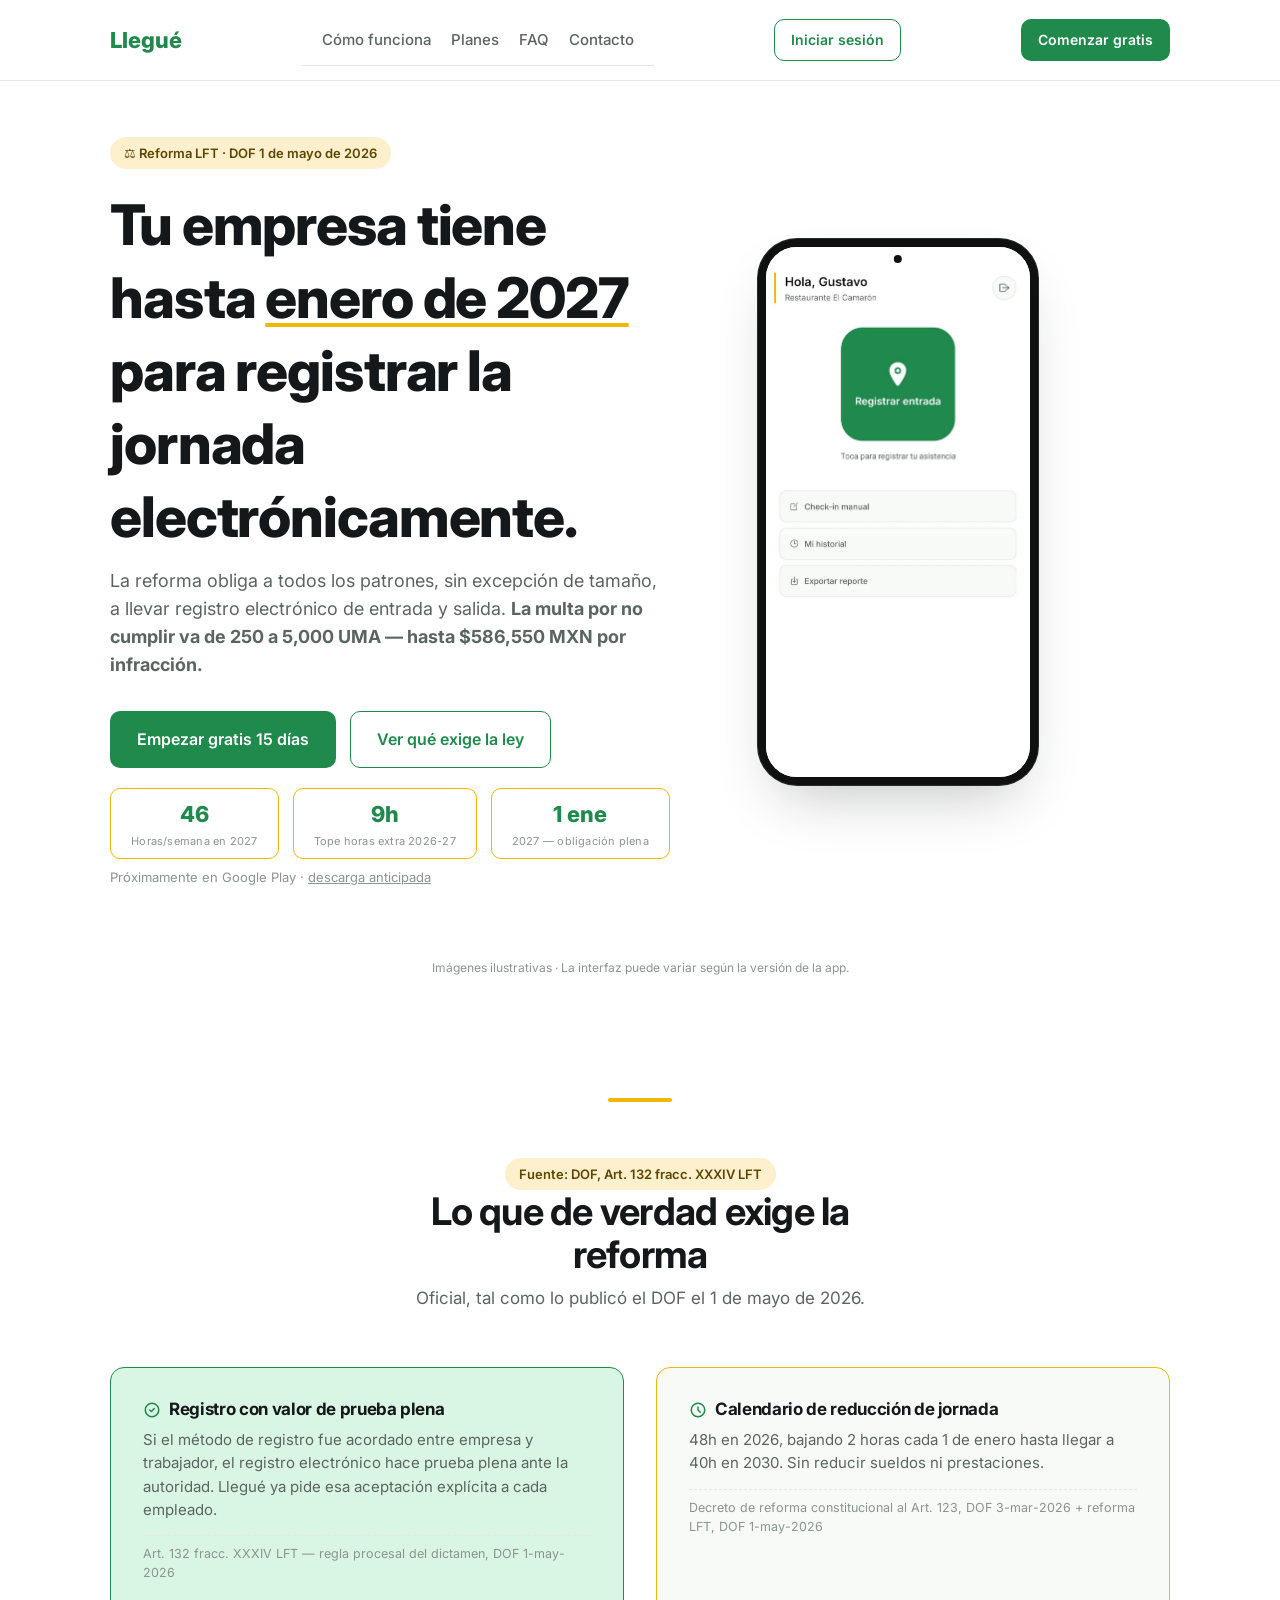
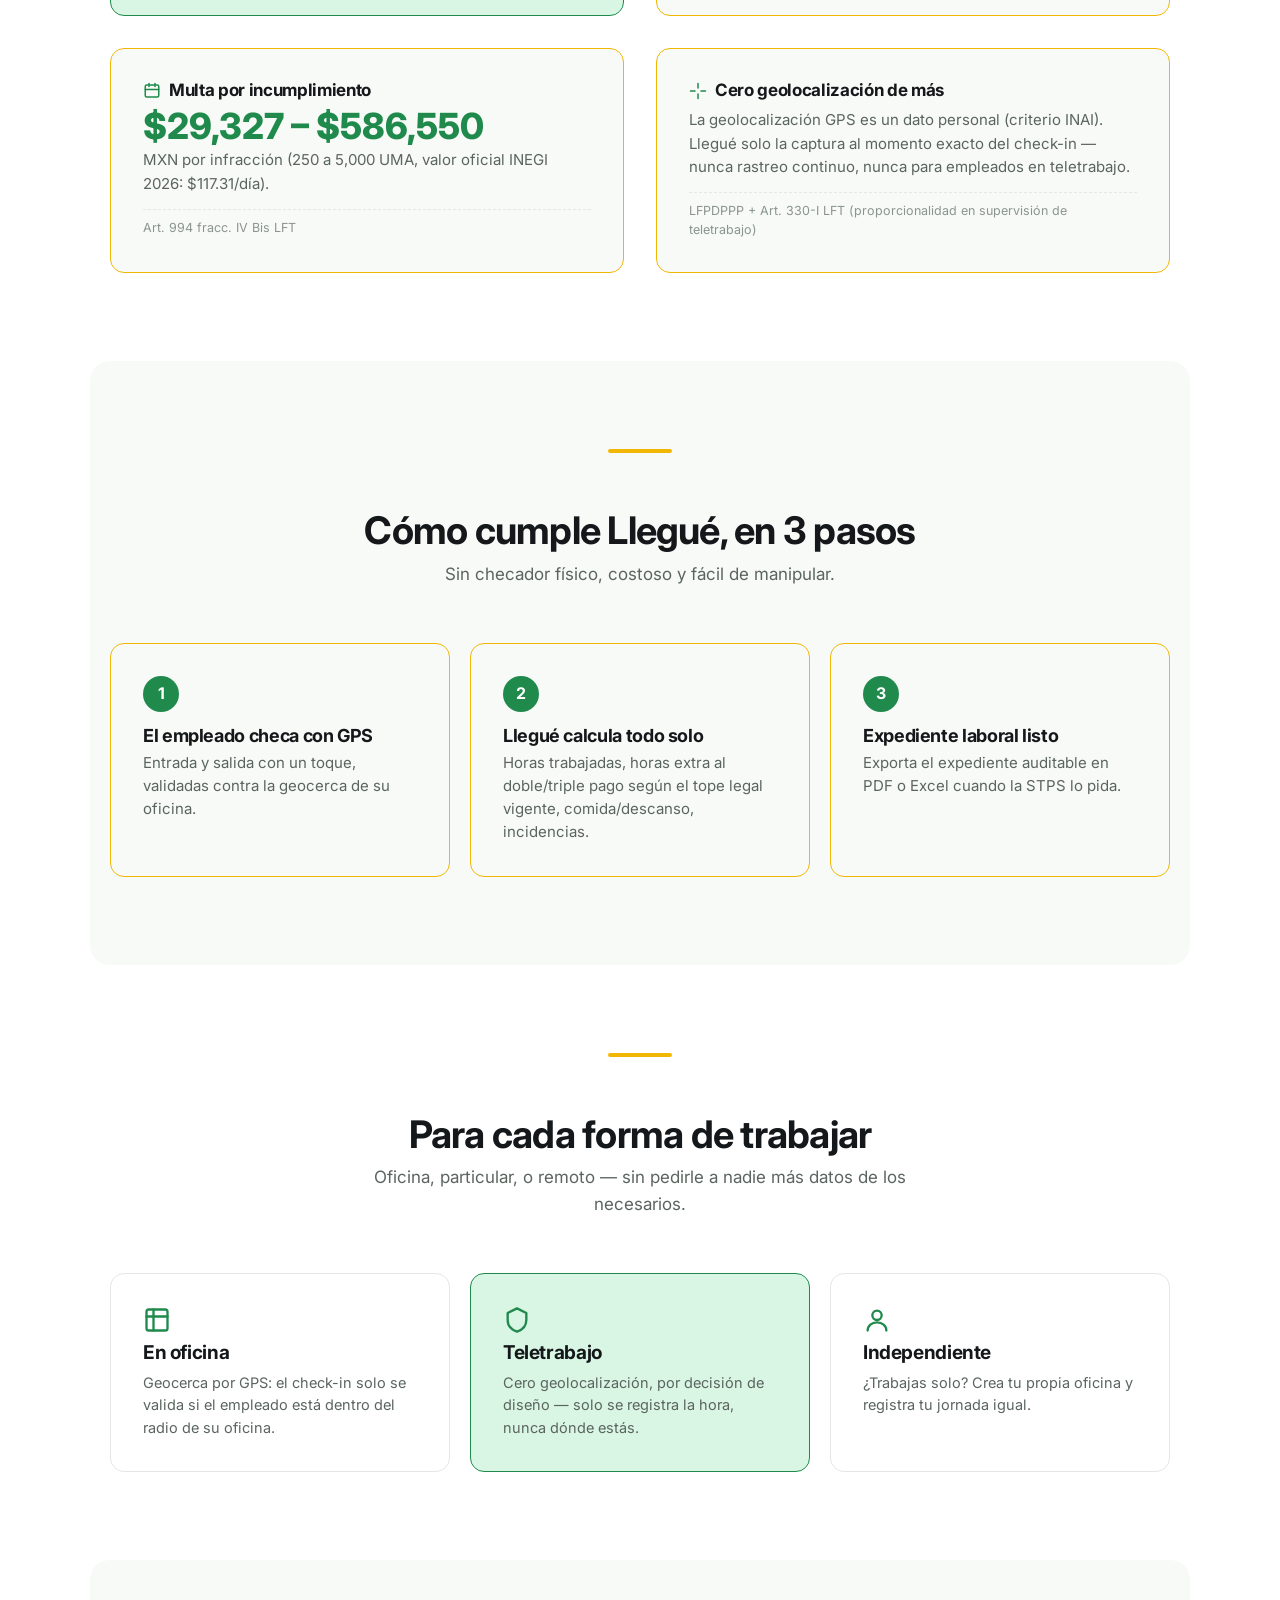
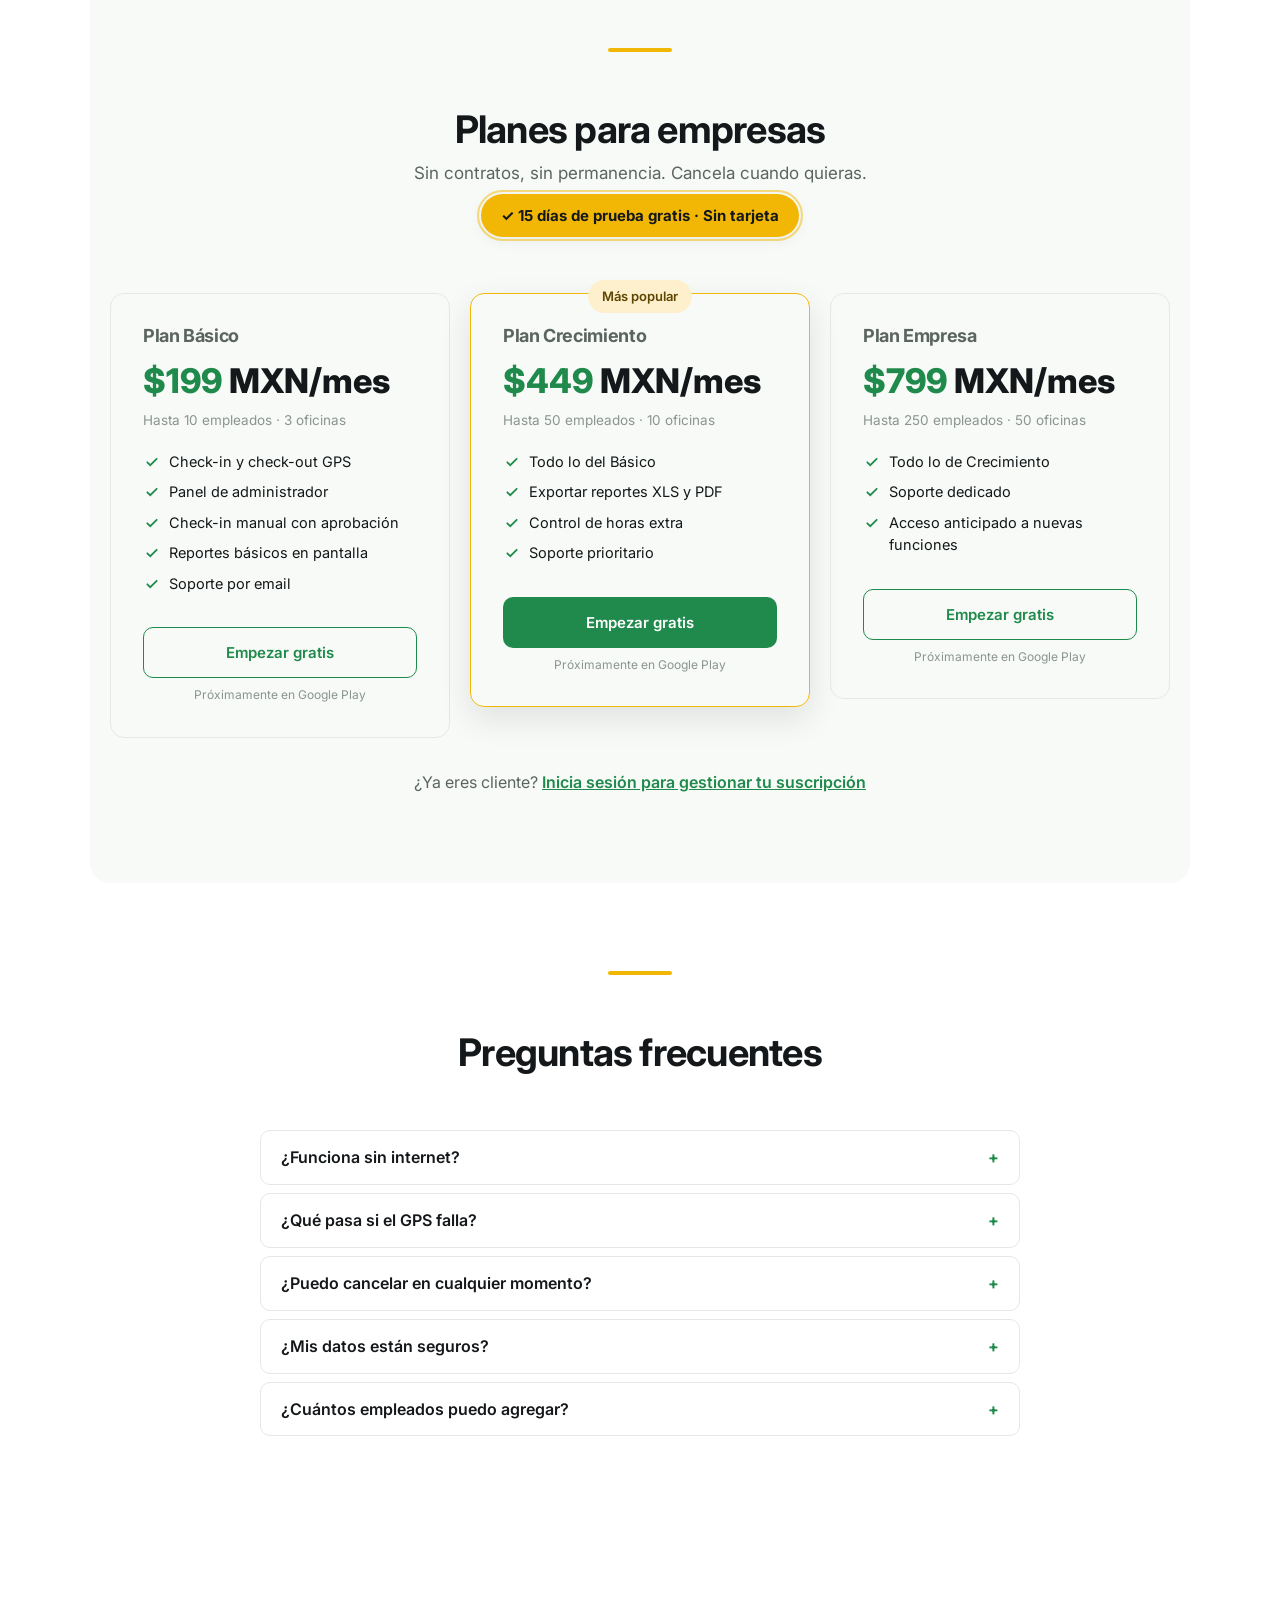
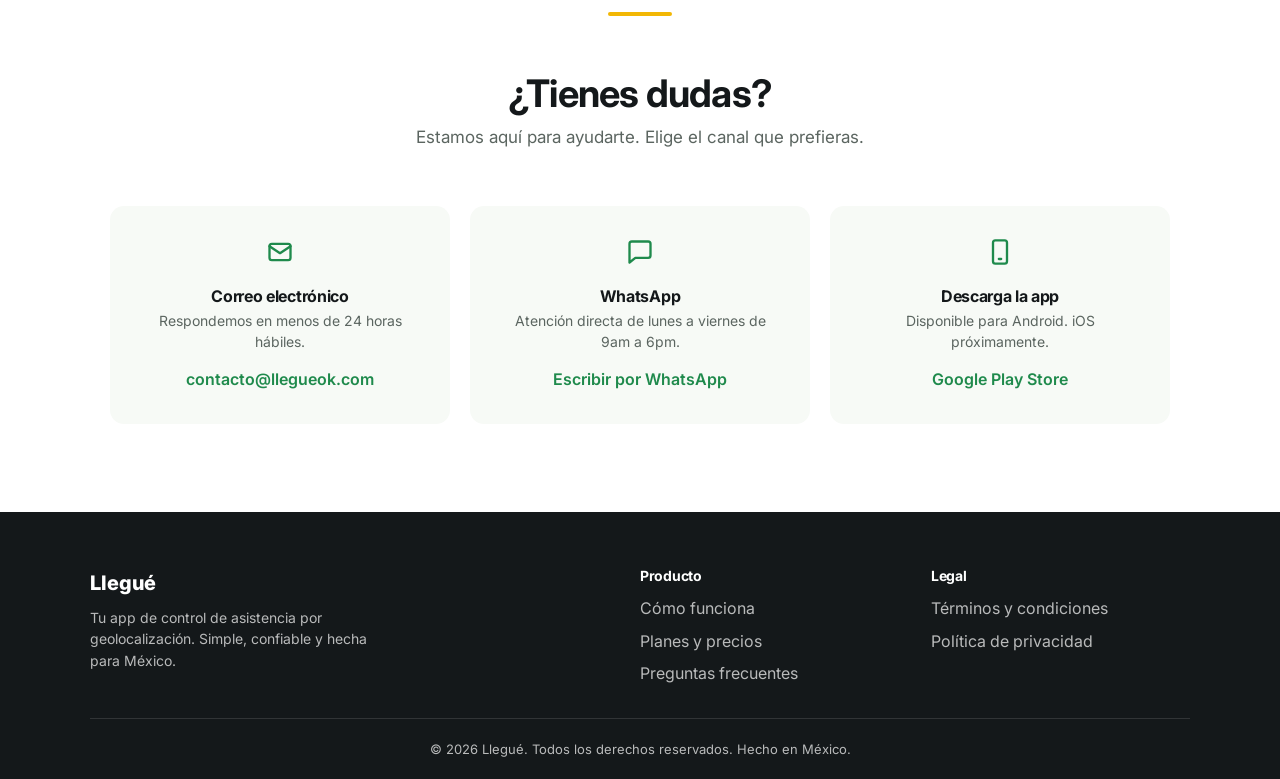
<file: index.html>
<!DOCTYPE html>
<html lang="es-MX">
<head>
  <meta charset="UTF-8">
  <meta name="viewport" content="width=device-width, initial-scale=1.0">
  <title>Llegué — Listo para la reforma de 40 horas</title>
  <meta name="description" content="Llegué — Registro electrónico de jornada conforme a la reforma laboral mexicana. Horas extra, comida/descanso e incidencias calculados automáticamente, con expediente laboral exportable.">
  <link rel="preconnect" href="https://fonts.googleapis.com">
  <link rel="preconnect" href="https://fonts.gstatic.com" crossorigin>
  <link href="https://fonts.googleapis.com/css2?family=Inter:wght@400;500;600;700;800&display=swap" rel="stylesheet">
  <link rel="stylesheet" href="css/styles.css">
  <link rel="stylesheet" href="css/hero-demo.css">
  <link rel="stylesheet" href="css/hero-eventos.css">
</head>
<body>

  <!-- ===== NAVBAR ===== -->
  <header class="navbar">
    <div class="navbar__inner">
      <a href="#" class="navbar__logo">Llegué</a>
      <nav class="navbar__links" aria-label="Navegación principal">
        <a href="#como-funciona">Cómo funciona</a>
        <a href="#planes">Planes</a>
        <a href="#faq">FAQ</a>
        <a href="#contacto">Contacto</a>
      </nav>
      <a href="admin/login.html" class="btn btn--outline btn--sm">Iniciar sesión</a>
      <a href="#planes" class="btn btn--primary btn--sm">Comenzar gratis</a>
    </div>
  </header>

  <main>

    <!-- ===== HERO ===== -->
    <section class="hero" aria-labelledby="hero-title">
      <div class="hero__content">
        <span class="badge badge--secondary reveal reveal--1">⚖️ Reforma LFT · DOF 1 de mayo de 2026</span>
        <h1 id="hero-title" class="reveal reveal--2">Tu empresa tiene hasta <span class="date-highlight">enero de 2027</span> para registrar la jornada electrónicamente.</h1>
        <p class="hero__lede reveal reveal--3">La reforma obliga a todos los patrones, sin excepción de tamaño, a llevar registro electrónico de entrada y salida. <strong>La multa por no cumplir va de 250 a 5,000 UMA — hasta $586,550 MXN por infracción.</strong></p>
        <div class="hero__actions reveal reveal--4">
          <a href="#" class="btn btn--primary btn--lg">Empezar gratis 15 días</a>
          <a href="#reforma" class="btn btn--outline btn--lg">Ver qué exige la ley</a>
        </div>
        <div class="stat-row reveal reveal--5" role="group" aria-label="Datos clave de la reforma">
          <div class="stat-unit"><div class="stat-unit__num" data-count-to="46">0</div><div class="stat-unit__label">Horas/semana en 2027</div></div>
          <div class="stat-unit"><div class="stat-unit__num" data-count-to="9" data-suffix="h">0</div><div class="stat-unit__label">Tope horas extra 2026-27</div></div>
          <div class="stat-unit"><div class="stat-unit__num">1 ene</div><div class="stat-unit__label">2027 — obligación plena</div></div>
        </div>
        <p class="hero__note">Próximamente en Google Play · <a href="#" style="color:inherit;text-decoration:underline">descarga anticipada</a></p>
      </div>

      <div class="hero__mockup reveal reveal--3">
        <div class="demo" data-llegue-demo role="img"
             aria-label="Demostración de la app Llegué: el empleado registra su entrada con un toque y el administrador aprueba su salida desde el panel.">
          <div class="demo__phone">
            <div class="demo__screen">
              <img class="demo__scene" src="assets/demo/01-empleado-listo.webp"      width="528" height="1063" alt="" fetchpriority="high" decoding="async">
              <img class="demo__scene" src="assets/demo/02-empleado-registrado.webp" width="528" height="1063" alt="" decoding="async">
              <img class="demo__scene" src="assets/demo/03-admin-puntual.webp"       width="528" height="1063" alt="" decoding="async">
              <img class="demo__scene" src="assets/demo/04-empleado-pendiente.webp"  width="528" height="1063" alt="" decoding="async">
              <img class="demo__scene" src="assets/demo/05-admin-por-aprobar.webp"   width="528" height="1063" alt="" decoding="async">
              <img class="demo__scene" src="assets/demo/06-admin-aprobado.webp"      width="528" height="1063" alt="" decoding="async">
            </div>
          </div>
        </div>
      </div>
    </section>
    <p style="text-align:center;font-size:12px;color:#8B958F;margin-top:-16px;margin-bottom:32px;padding:0 16px;">Imágenes ilustrativas · La interfaz puede variar según la versión de la app.</p>

    <!-- ===== LA REFORMA ===== -->
    <section id="reforma" class="scroll-reveal" aria-labelledby="legal-title">
      <div class="section-head">
        <span class="badge badge--secondary">Fuente: DOF, Art. 132 fracc. XXXIV LFT</span>
        <h2 id="legal-title">Lo que de verdad exige la reforma</h2>
        <p>Oficial, tal como lo publicó el DOF el 1 de mayo de 2026.</p>
      </div>
      <div class="legal__grid">
        <div class="legal-card legal-card--highlight">
          <h3><svg class="icon" viewBox="0 0 24 24"><path d="M9 12l2 2 4-4"/><circle cx="12" cy="12" r="9"/></svg>Registro con valor de prueba plena</h3>
          <p>Si el método de registro fue acordado entre empresa y trabajador, el registro electrónico hace prueba plena ante la autoridad. Llegué ya pide esa aceptación explícita a cada empleado.</p>
          <span class="cite">Art. 132 fracc. XXXIV LFT — regla procesal del dictamen, DOF 1-may-2026</span>
        </div>
        <div class="legal-card">
          <h3><svg class="icon" viewBox="0 0 24 24"><path d="M12 8v4l3 3"/><circle cx="12" cy="12" r="9"/></svg>Calendario de reducción de jornada</h3>
          <p>48h en 2026, bajando 2 horas cada 1 de enero hasta llegar a 40h en 2030. Sin reducir sueldos ni prestaciones.</p>
          <span class="cite">Decreto de reforma constitucional al Art. 123, DOF 3-mar-2026 + reforma LFT, DOF 1-may-2026</span>
        </div>
        <div class="legal-card">
          <h3><svg class="icon" viewBox="0 0 24 24"><rect x="3" y="4" width="18" height="16" rx="2"/><path d="M8 2v4M16 2v4M3 10h18"/></svg>Multa por incumplimiento</h3>
          <div class="legal-stat"><span data-count-to="29327" data-prefix="$" data-commas>$0</span> – <span data-count-to="586550" data-prefix="$" data-commas>$0</span></div>
          <p style="margin-top:4px">MXN por infracción (250 a 5,000 UMA, valor oficial INEGI 2026: $117.31/día).</p>
          <span class="cite">Art. 994 fracc. IV Bis LFT</span>
        </div>
        <div class="legal-card">
          <h3><svg class="icon" viewBox="0 0 24 24"><path d="M12 2v6M12 22v-6M2 12h6M22 12h-6"/></svg>Cero geolocalización de más</h3>
          <p>La geolocalización GPS es un dato personal (criterio INAI). Llegué solo la captura al momento exacto del check-in — nunca rastreo continuo, nunca para empleados en teletrabajo.</p>
          <span class="cite">LFPDPPP + Art. 330-I LFT (proporcionalidad en supervisión de teletrabajo)</span>
        </div>
      </div>
    </section>

    <!-- ===== CÓMO FUNCIONA ===== -->
    <section class="steps scroll-reveal" id="como-funciona">
      <div class="section-head">
        <h2>Cómo cumple Llegué, en 3 pasos</h2>
        <p>Sin checador físico, costoso y fácil de manipular.</p>
      </div>
      <div class="steps__grid">
        <div class="step-card">
          <span class="step-card__number">1</span>
          <h3>El empleado checa con GPS</h3>
          <p>Entrada y salida con un toque, validadas contra la geocerca de su oficina.</p>
        </div>
        <div class="step-card">
          <span class="step-card__number">2</span>
          <h3>Llegué calcula todo solo</h3>
          <p>Horas trabajadas, horas extra al doble/triple pago según el tope legal vigente, comida/descanso, incidencias.</p>
        </div>
        <div class="step-card">
          <span class="step-card__number">3</span>
          <h3>Expediente laboral listo</h3>
          <p>Exporta el expediente auditable en PDF o Excel cuando la STPS lo pida.</p>
        </div>
      </div>
    </section>

    <!-- ===== MODALIDADES ===== -->
    <section class="modalities scroll-reveal" id="modalidades">
      <div class="section-head">
        <h2>Para cada forma de trabajar</h2>
        <p>Oficina, particular, o remoto — sin pedirle a nadie más datos de los necesarios.</p>
      </div>
      <div class="modalities__grid">
        <div class="modality-card">
          <svg class="icon icon--lg modality-card__icon" viewBox="0 0 24 24"><rect x="3" y="3" width="18" height="18" rx="2"/><path d="M9 3v18M3 9h18"/></svg>
          <h3>En oficina</h3>
          <p>Geocerca por GPS: el check-in solo se valida si el empleado está dentro del radio de su oficina.</p>
        </div>
        <div class="modality-card modality-card--featured">
          <svg class="icon icon--lg modality-card__icon" viewBox="0 0 24 24"><path d="M12 2l8 4v6c0 5-3.5 8.5-8 10-4.5-1.5-8-5-8-10V6l8-4z"/></svg>
          <h3>Teletrabajo</h3>
          <p>Cero geolocalización, por decisión de diseño — solo se registra la hora, nunca dónde estás.</p>
        </div>
        <div class="modality-card">
          <svg class="icon icon--lg modality-card__icon" viewBox="0 0 24 24"><circle cx="12" cy="8" r="4"/><path d="M4 21c0-4 3.5-7 8-7s8 3 8 7"/></svg>
          <h3>Independiente</h3>
          <p>¿Trabajas solo? Crea tu propia oficina y registra tu jornada igual.</p>
        </div>
      </div>
    </section>

    <!-- ===== EVENTOS — OCULTA a petición del usuario (le encanta, no se toca; respaldo in-place vía comentario HTML, markup intacto) ===== -->
    <!--
    <section class="events" id="eventos">
      <div class="section-head">
        <h2>Control de acceso profesional para tus eventos</h2>
        <p>Gestiona el registro y cobro de entrada sin WhatsApp ni libretas</p>
      </div>

      <div class="events__stage">
        <div class="ev" data-llegue-eventos role="img"
             aria-label="Demostración del flujo de eventos: el organizador crea un evento con cobro de entrada, la asistente se registra y sube su comprobante, el organizador la aprueba, ella recibe su código QR y el staff lo escanea en la puerta.">

          <div class="ev__col">
            <div class="ev__tags" aria-hidden="true">
              <span class="ev__tag" data-windows="0-14200,18300-19200">Organizador</span>
              <span class="ev__tag" data-windows="14200-18300">Staff en la puerta</span>
            </div>
            <div class="ev__phone" data-role="org">
              <div class="ev__screen">
                  <img class="ev__scene" src="assets/demo-eventos/org-1-crear-evento.webp" width="440" height="886" alt="" decoding="async">
                  <img class="ev__scene" src="assets/demo-eventos/org-2-evento-creado.webp" width="440" height="886" alt="" decoding="async">
                  <img class="ev__scene" src="assets/demo-eventos/org-3-lista-pendiente.webp" width="440" height="886" alt="" decoding="async">
                  <img class="ev__scene" src="assets/demo-eventos/org-4-aprobar.webp" width="440" height="886" alt="" decoding="async">
                <div class="ev__scene ev__scene--scan" aria-hidden="true">
                  <div class="ev__scan-frame">
                    <i class="ev__corner ev__corner--tl"></i><i class="ev__corner ev__corner--tr"></i>
                    <i class="ev__corner ev__corner--bl"></i><i class="ev__corner ev__corner--br"></i>
                    <i class="ev__scan-line"></i>
                  </div>
                </div>
                <div class="ev__scene ev__scene--ok" aria-hidden="true">
                  <div class="ev__ok-badge">
                    <svg class="ev__ok-check" viewBox="0 0 24 24"><path d="M5.5 12.5l4.2 4.2L18.5 8" pathLength="30"/></svg>
                  </div>
                  <p class="ev__ok-title">Acceso confirmado</p>
                </div>
              </div>
            </div>
          </div>

          <div class="ev__col">
            <div class="ev__tags" aria-hidden="true">
              <span class="ev__tag">Asistente</span>
            </div>
            <div class="ev__phone" data-role="spec">
              <div class="ev__screen">
                  <img class="ev__scene" src="assets/demo-eventos/spec-1-inicio.webp" width="440" height="886" alt="" decoding="async">
                  <img class="ev__scene" src="assets/demo-eventos/spec-2-buscar.webp" width="440" height="886" alt="" decoding="async">
                  <img class="ev__scene" src="assets/demo-eventos/spec-3-evento.webp" width="440" height="886" alt="" decoding="async">
                  <img class="ev__scene" src="assets/demo-eventos/spec-4-registro.webp" width="440" height="886" alt="" decoding="async">
                  <img class="ev__scene" src="assets/demo-eventos/spec-5-pendiente.webp" width="440" height="886" alt="" decoding="async">
                  <img class="ev__scene" src="assets/demo-eventos/spec-6-aprobado.webp" width="440" height="886" alt="" decoding="async">
                  <img class="ev__scene" src="assets/demo-eventos/spec-7-qr.webp" width="440" height="886" alt="" decoding="async">
              </div>
            </div>
          </div>

        </div>
      </div>

      <div class="events__compare">
        <div class="events__column events__column--before">
          <h3>Antes, sin Llegué</h3>
          <ol>
            <li>Publicas el precio en redes</li>
            <li>Esperas capturas de pago por WhatsApp</li>
            <li>Buscas nombres en tu celular</li>
            <li>Llevas la lista en papel</li>
          </ol>
        </div>
        <div class="events__column events__column--after">
          <h3>Con Llegué</h3>
          <ol>
            <li>Creas el evento</li>
            <li>Los asistentes suben su comprobante en la app</li>
            <li>Apruebas con un toque</li>
            <li>El staff escanea el QR</li>
            <li>Tienes tu base de clientes para el próximo evento</li>
          </ol>
        </div>
      </div>

      <p style="text-align:center;font-size:12px;color:#8B958F;margin-bottom:24px;">Imágenes ilustrativas · La interfaz puede variar según la versión de la app.</p>

      <div class="events__callout">
        <svg class="icon icon--lg" viewBox="0 0 24 24"><path d="M3 10h18M3 6h18M3 14h18M3 18h18"/><circle cx="19" cy="6" r="1.4"/><circle cx="19" cy="10" r="1.4"/><circle cx="19" cy="14" r="1.4"/><circle cx="19" cy="18" r="1.4"/></svg>
        <p>Al terminar el evento, tienes los datos de contacto de todos tus asistentes. Eso vale más que cualquier control de acceso.</p>
      </div>
    </section>
    -->

    <!-- ===== PRECIOS ===== -->
    <section class="pricing scroll-reveal" id="planes">
      <div class="section-head">
        <h2>Planes para empresas</h2>
        <p>Sin contratos, sin permanencia. Cancela cuando quieras.</p>
        <p><span class="trial-badge">✓ 15 días de prueba gratis · Sin tarjeta</span></p>
      </div>
      <div class="pricing__grid">

        <div class="price-card">
          <h3>Plan Básico</h3>
          <div class="price-card__amount"><span>$199</span> MXN/mes</div>
          <p class="price-card__sub">Hasta 10 empleados · 3 oficinas</p>
          <ul class="price-card__features">
            <li>Check-in y check-out GPS</li>
            <li>Panel de administrador</li>
            <li>Check-in manual con aprobación</li>
            <li>Reportes básicos en pantalla</li>
            <li>Soporte por email</li>
          </ul>
          <a href="#" class="btn btn--outline btn--block">Empezar gratis</a>
          <p class="price-card__note">Próximamente en Google Play</p>
        </div>

        <div class="price-card price-card--popular">
          <span class="badge badge--secondary price-card__badge">Más popular</span>
          <h3>Plan Crecimiento</h3>
          <div class="price-card__amount"><span>$449</span> MXN/mes</div>
          <p class="price-card__sub">Hasta 50 empleados · 10 oficinas</p>
          <ul class="price-card__features">
            <li>Todo lo del Básico</li>
            <li>Exportar reportes XLS y PDF</li>
            <li>Control de horas extra</li>
            <li>Soporte prioritario</li>
          </ul>
          <a href="#" class="btn btn--primary btn--block">Empezar gratis</a>
          <p class="price-card__note">Próximamente en Google Play</p>
        </div>

        <div class="price-card">
          <h3>Plan Empresa</h3>
          <div class="price-card__amount"><span>$799</span> MXN/mes</div>
          <p class="price-card__sub">Hasta 250 empleados · 50 oficinas</p>
          <ul class="price-card__features">
            <li>Todo lo de Crecimiento</li>
            <li>Soporte dedicado</li>
            <li>Acceso anticipado a nuevas funciones</li>
          </ul>
          <a href="#" class="btn btn--outline btn--block">Empezar gratis</a>
          <p class="price-card__note">Próximamente en Google Play</p>
        </div>

      </div>
      <p style="text-align:center; margin-top: var(--space-xl); color: var(--text-secondary);">
        ¿Ya eres cliente? <a href="admin/login.html" style="color: var(--primary); font-weight:600; text-decoration: underline;">Inicia sesión para gestionar tu suscripción</a>
      </p>
    </section>

    <!-- ===== FAQ ===== -->
    <section class="faq" id="faq">
      <div class="section-head">
        <h2>Preguntas frecuentes</h2>
      </div>
      <div class="faq__list">
        <details class="faq-item">
          <summary>¿Funciona sin internet?</summary>
          <p>Sí. Llegué funciona en modo offline. Si no tienes internet al momento de checar, tu ubicación GPS queda registrada localmente y se sincroniza automáticamente cuando recuperes la conexión.</p>
        </details>
        <details class="faq-item">
          <summary>¿Qué pasa si el GPS falla?</summary>
          <p>El empleado puede hacer un check-in manual con motivo. El administrador lo revisa y aprueba o rechaza.</p>
        </details>
        <details class="faq-item">
          <summary>¿Puedo cancelar en cualquier momento?</summary>
          <p>Sí. Sin contratos ni permanencia. Cancela cuando quieras desde tu perfil en la app.</p>
        </details>
        <details class="faq-item">
          <summary>¿Mis datos están seguros?</summary>
          <p>Sí. Todos los datos se almacenan cifrados en servidores seguros en la nube. Cumplimos con la LFPDPPP.</p>
        </details>
        <details class="faq-item">
          <summary>¿Cuántos empleados puedo agregar?</summary>
          <p>Desde 1 hasta 250 empleados según el plan. Para equipos más grandes, contáctanos para un precio personalizado.</p>
        </details>
        <!-- FAQ EVENTOS — OCULTA junto con la sección Eventos, mismo criterio (ver línea ~152) -->
        <!--
        <details class="faq-item">
          <summary>¿Cómo funciona el modo Eventos?</summary>
          <p>Creas un evento con o sin cobro de entrada. Tus asistentes se registran y, si hay costo, suben su comprobante de pago. Tú apruebas el registro y se genera un código QR de acceso. El día del evento, tu staff escanea el QR para validar la entrada.</p>
        </details>
        -->
      </div>
    </section>

    <!-- ===== CONTACTO ===== -->
    <section class="contact" id="contacto">
      <div class="section-head">
        <h2>¿Tienes dudas?</h2>
        <p>Estamos aquí para ayudarte. Elige el canal que prefieras.</p>
      </div>
      <div class="contact__grid">
        <div class="contact-card">
          <svg class="icon icon--lg" viewBox="0 0 24 24"><rect x="3" y="5" width="18" height="14" rx="2"/><path d="M3 7l9 6 9-6"/></svg>
          <h3>Correo electrónico</h3>
          <p>Respondemos en menos de 24 horas hábiles.</p>
          <a href="mailto:contacto@llegueok.com">contacto@llegueok.com</a>
        </div>
        <div class="contact-card">
          <svg class="icon icon--lg" viewBox="0 0 24 24"><path d="M21 15a2 2 0 0 1-2 2H8l-5 4V5a2 2 0 0 1 2-2h14a2 2 0 0 1 2 2z"/></svg>
          <h3>WhatsApp</h3>
          <p>Atención directa de lunes a viernes de 9am a 6pm.</p>
          <a href="#" data-whatsapp-pending="true">Escribir por WhatsApp</a>
        </div>
        <div class="contact-card">
          <svg class="icon icon--lg" viewBox="0 0 24 24"><rect x="6" y="2" width="12" height="20" rx="2"/><path d="M11 18h2"/></svg>
          <h3>Descarga la app</h3>
          <p>Disponible para Android. iOS próximamente.</p>
          <a href="#">Google Play Store</a>
        </div>
      </div>
    </section>

  </main>

  <!-- ===== FOOTER ===== -->
  <footer class="footer">
    <div class="footer__inner">
      <div class="footer__brand">
        <span class="footer__logo">Llegué</span>
        <p>Tu app de control de asistencia por geolocalización. Simple, confiable y hecha para México.</p>
      </div>
      <div class="footer__col">
        <h4>Producto</h4>
        <a href="#como-funciona">Cómo funciona</a>
        <a href="#planes">Planes y precios</a>
        <a href="#faq">Preguntas frecuentes</a>
      </div>
      <div class="footer__col">
        <h4>Legal</h4>
        <a href="/terminos">Términos y condiciones</a>
        <a href="/privacidad">Política de privacidad</a>
      </div>
    </div>
    <p class="footer__copy">© 2026 Llegué. Todos los derechos reservados. Hecho en México.</p>
  </footer>

  <script>
    // Nota para Claude Dev: reemplazar data-whatsapp-pending por el
    // href real (https://wa.me/521XXXXXXXXXX) en cuanto el PO confirme
    // el número. Mientras tanto, el enlace queda inerte (#) para no
    // mandar a un número inválido.
  </script>
  <script src="js/hero-demo.js" defer></script>
  <script src="js/hero-eventos.js" defer></script>
  <script>
    (function () {
      var reduceMotion = window.matchMedia('(prefers-reduced-motion: reduce)').matches;

      function formatCount(value, el) {
        var suffix = el.getAttribute('data-suffix') || '';
        var prefix = el.getAttribute('data-prefix') || '';
        var text = el.hasAttribute('data-commas') ? value.toLocaleString('es-MX') : String(value);
        return prefix + text + suffix;
      }

      function startCount(el) {
        if (el.dataset.counted) return;
        el.dataset.counted = '1';
        var target = parseInt(el.getAttribute('data-count-to'), 10);
        var start = null;
        var duration = 900;
        function step(ts) {
          if (!start) start = ts;
          var progress = Math.min((ts - start) / duration, 1);
          el.textContent = formatCount(Math.round(progress * target), el);
          if (progress < 1) requestAnimationFrame(step);
        }
        requestAnimationFrame(step);
      }

      if (reduceMotion) {
        document.querySelectorAll('.reveal').forEach(function (el) { el.style.animation = 'none'; el.style.opacity = '1'; el.style.transform = 'none'; });
        document.querySelectorAll('.scroll-reveal').forEach(function (el) { el.classList.add('is-visible'); });
        document.querySelectorAll('[data-count-to]').forEach(function (el) { el.textContent = formatCount(parseInt(el.getAttribute('data-count-to'), 10), el); });
        return;
      }

      // Conteo ascendente de los números clave del hero
      document.querySelectorAll('.hero [data-count-to]').forEach(function (el) {
        setTimeout(function () { startCount(el); }, 500);
      });

      // Aparición de secciones al hacer scroll (y conteo de sus números al entrar)
      var observer = new IntersectionObserver(function (entries) {
        entries.forEach(function (entry) {
          if (entry.isIntersecting) {
            entry.target.classList.add('is-visible');
            entry.target.querySelectorAll('[data-count-to]').forEach(startCount);
            observer.unobserve(entry.target);
          }
        });
      }, { threshold: 0.15 });

      document.querySelectorAll('.scroll-reveal').forEach(function (el) { observer.observe(el); });
    })();
  </script>
</body>
</html>
</file>
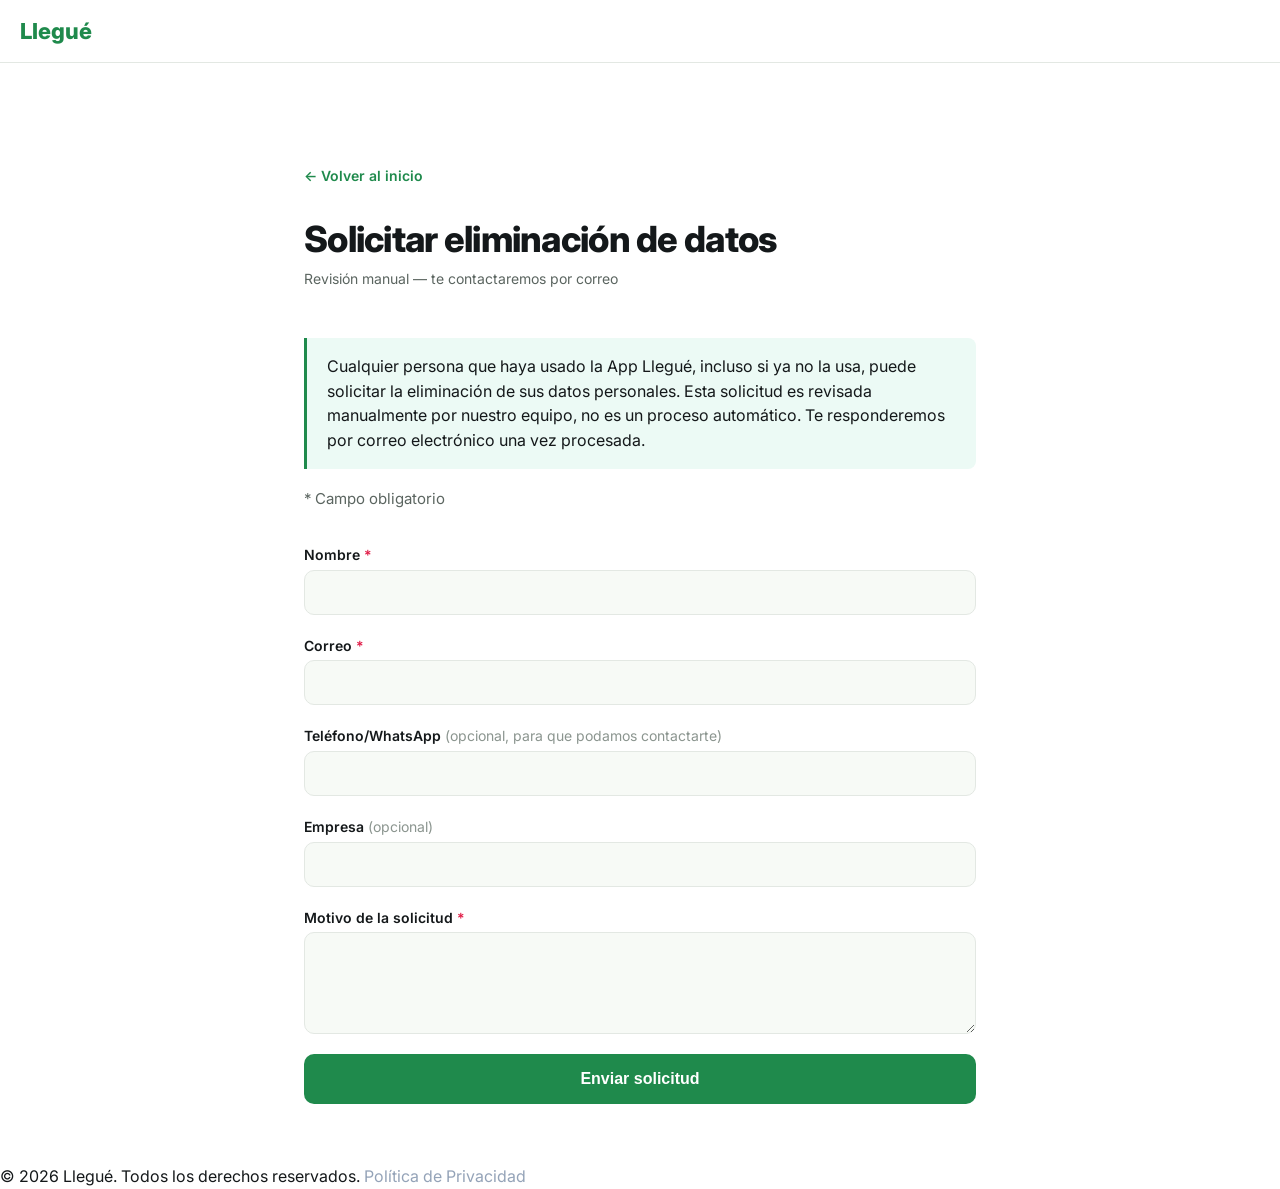
<file: eliminar-datos.html>
<!DOCTYPE html>
<html lang="es">
<head>
  <meta charset="UTF-8">
  <meta name="viewport" content="width=device-width, initial-scale=1.0">
  <title>Solicitar eliminación de datos — Llegué</title>
  <link rel="stylesheet" href="css/styles.css">
  <link rel="preconnect" href="https://fonts.googleapis.com">
  <link href="https://fonts.googleapis.com/css2?family=Inter:wght@400;500;600;700;800&display=swap" rel="stylesheet">
  <style>
    .legal-container {
      max-width: 800px;
      margin: 100px auto 60px;
      padding: 0 5%;
    }
    .legal-header { margin-bottom: 48px; }
    .legal-header h1 {
      font-size: 36px;
      font-weight: 800;
      color: var(--text-primary);
      margin-bottom: 8px;
    }
    .legal-date {
      font-size: 14px;
      color: var(--text-secondary);
    }
    .legal-section { margin-bottom: 40px; }
    .legal-section h2 {
      font-size: 20px;
      font-weight: 700;
      color: var(--text-primary);
      margin-bottom: 12px;
      padding-bottom: 8px;
      border-bottom: 2px solid var(--primary);
    }
    .legal-section p {
      font-size: 15px;
      color: var(--text-secondary);
      line-height: 1.8;
      margin-bottom: 12px;
    }
    .back-link {
      display: inline-flex;
      align-items: center;
      gap: 8px;
      color: var(--primary);
      font-weight: 600;
      font-size: 14px;
      margin-bottom: 32px;
    }
    .highlight-box {
      background: rgba(16,185,129,0.08);
      border-left: 3px solid var(--primary);
      padding: 16px 20px;
      border-radius: 0 8px 8px 0;
      margin-bottom: 16px;
    }
    .highlight-box p {
      margin-bottom: 0;
      color: var(--text-primary);
    }
  </style>
</head>
<body>

  <nav>
    <a href="index.html" class="nav-logo">Llegué</a>
  </nav>

  <div class="legal-container">
    <a href="index.html" class="back-link">← Volver al inicio</a>

    <div class="legal-header">
      <h1>Solicitar eliminación de datos</h1>
      <p class="legal-date">Revisión manual — te contactaremos por correo</p>
    </div>

    <div class="highlight-box">
      <p>Cualquier persona que haya usado la App Llegué, incluso si ya no la usa, puede solicitar la eliminación de sus datos personales. Esta solicitud es revisada manualmente por nuestro equipo, no es un proceso automático. Te responderemos por correo electrónico una vez procesada.</p>
    </div>

    <div class="legal-section">
      <form id="deletion-request-form" class="request-form">
        <p class="form-field__legend">* Campo obligatorio</p>
        <div class="form-field">
          <label for="name">Nombre <span class="form-field__required">*</span></label>
          <input type="text" id="name" name="name" required>
        </div>
        <div class="form-field">
          <label for="email">Correo <span class="form-field__required">*</span></label>
          <input type="email" id="email" name="email" required pattern="[^\s@]+@[^\s@]+\.[^\s@]+" title="Escribe un correo valido, por ejemplo nombre@dominio.com">
        </div>
        <div class="form-field">
          <label for="phone">Teléfono/WhatsApp <span class="form-field__hint">(opcional, para que podamos contactarte)</span></label>
          <input type="tel" id="phone" name="phone">
        </div>
        <div class="form-field">
          <label for="company">Empresa <span class="form-field__hint">(opcional)</span></label>
          <input type="text" id="company" name="company">
        </div>
        <div class="form-field">
          <label for="reason">Motivo de la solicitud <span class="form-field__required">*</span></label>
          <textarea id="reason" name="reason" rows="4" required></textarea>
        </div>

        <div id="form-message" class="form-message" style="display:none;"></div>

        <button type="submit" class="btn btn--primary btn--lg btn--block" id="submit-btn">Enviar solicitud</button>
      </form>
    </div>
  </div>

  <footer>
    <div class="footer-bottom" style="border-top: none;">
      <span class="footer-copy">© 2026 Llegué. Todos los derechos reservados.</span>
      <span class="footer-copy"><a href="privacidad.html" style="color: #94A3B8;">Política de Privacidad</a></span>
    </div>
  </footer>

  <script src="js/eliminar-datos.js"></script>
</body>
</html>
</file>
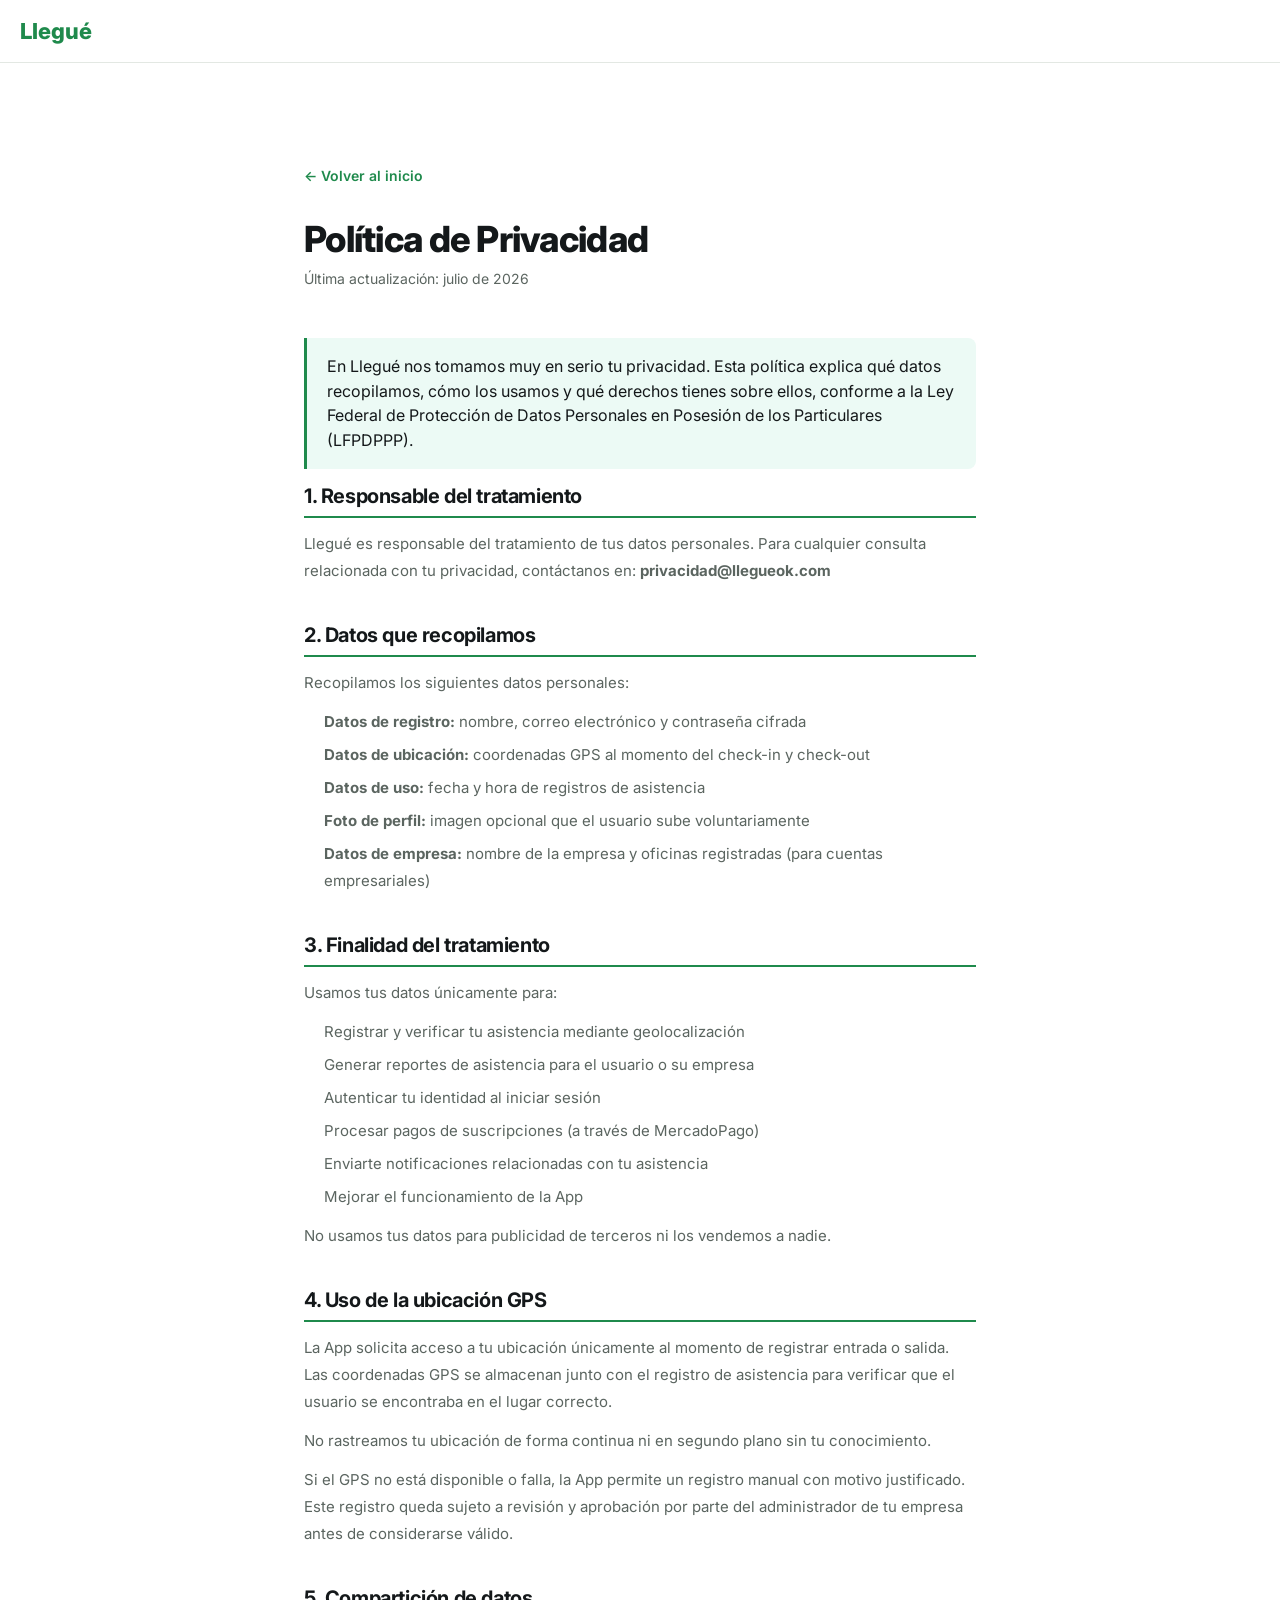
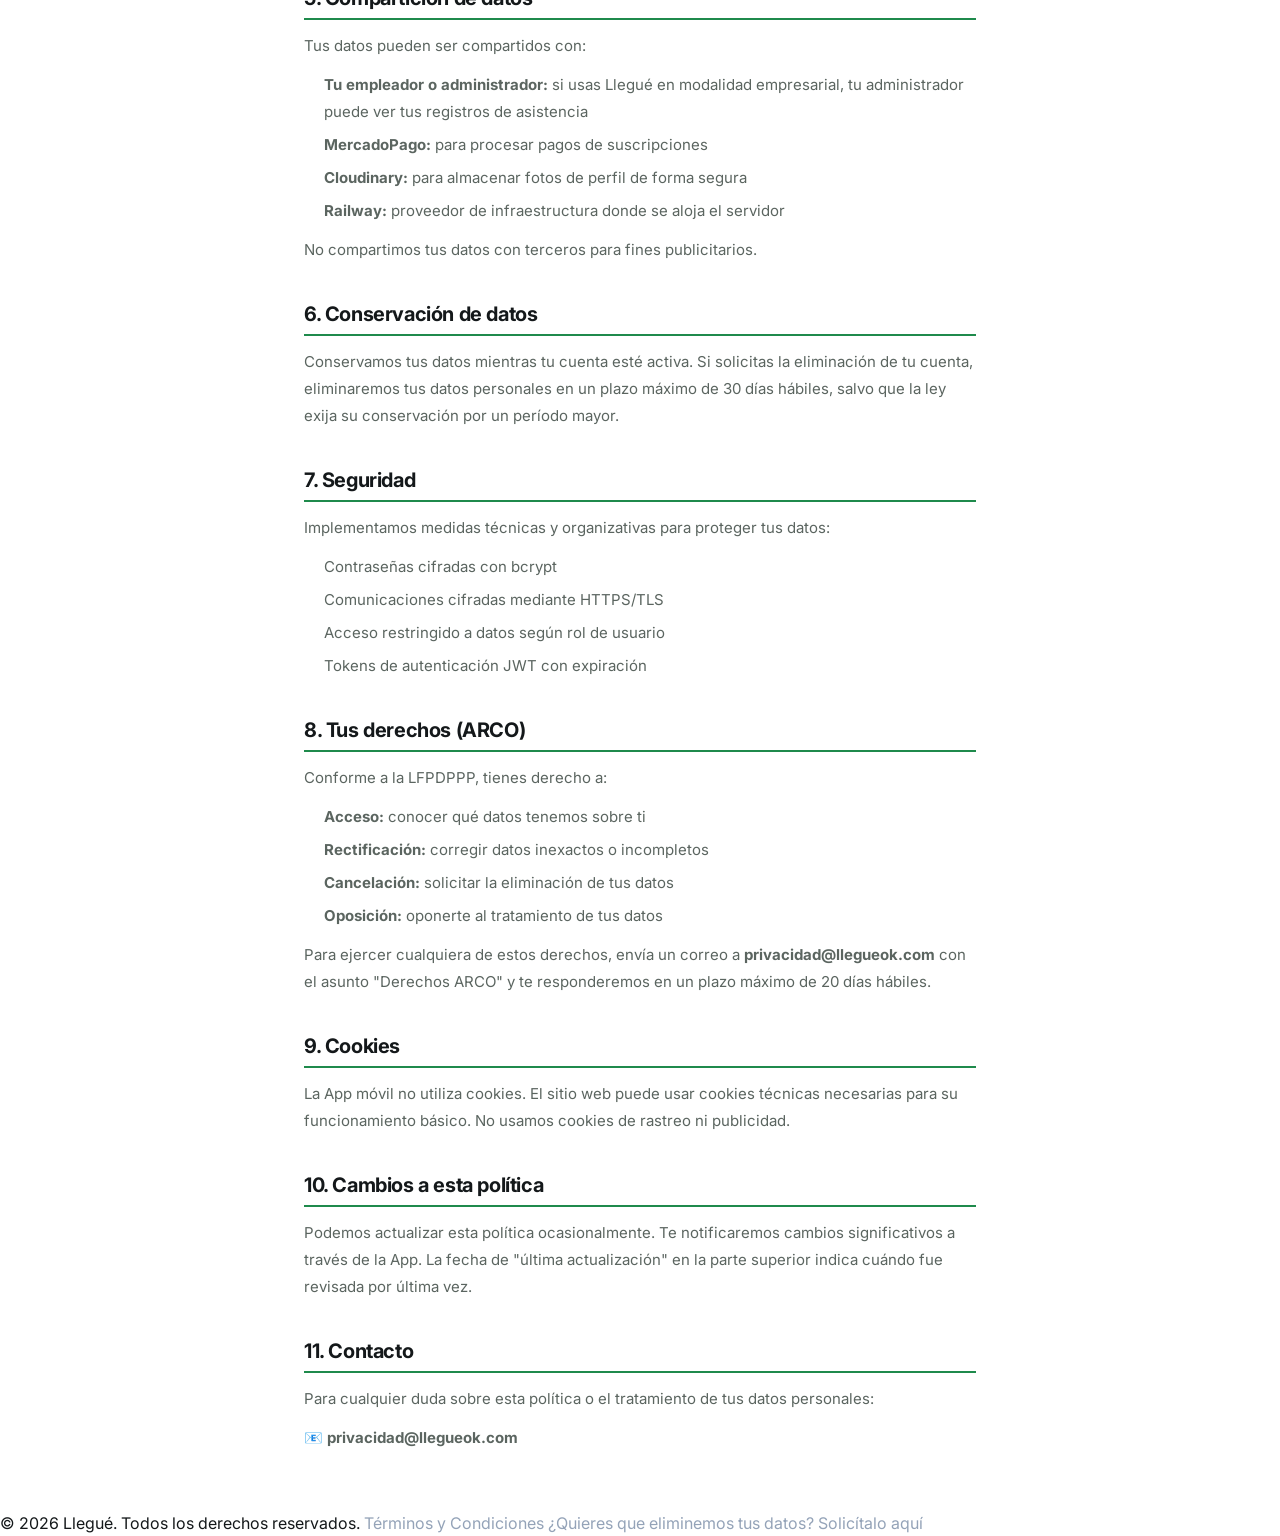
<file: privacidad.html>
<!DOCTYPE html>
<html lang="es">
<head>
  <meta charset="UTF-8">
  <meta name="viewport" content="width=device-width, initial-scale=1.0">
  <title>Política de Privacidad — Llegué</title>
  <link rel="stylesheet" href="css/styles.css">
  <link rel="preconnect" href="https://fonts.googleapis.com">
  <link href="https://fonts.googleapis.com/css2?family=Inter:wght@400;500;600;700;800&display=swap" rel="stylesheet">
  <style>
    .legal-container {
      max-width: 800px;
      margin: 100px auto 60px;
      padding: 0 5%;
    }
    .legal-header { margin-bottom: 48px; }
    .legal-header h1 {
      font-size: 36px;
      font-weight: 800;
      color: var(--text-primary);
      margin-bottom: 8px;
    }
    .legal-date {
      font-size: 14px;
      color: var(--text-secondary);
    }
    .legal-section { margin-bottom: 40px; }
    .legal-section h2 {
      font-size: 20px;
      font-weight: 700;
      color: var(--text-primary);
      margin-bottom: 12px;
      padding-bottom: 8px;
      border-bottom: 2px solid var(--primary);
    }
    .legal-section p {
      font-size: 15px;
      color: var(--text-secondary);
      line-height: 1.8;
      margin-bottom: 12px;
    }
    .legal-section ul {
      padding-left: 20px;
      margin-bottom: 12px;
    }
    .legal-section ul li {
      font-size: 15px;
      color: var(--text-secondary);
      line-height: 1.8;
      margin-bottom: 6px;
    }
    .back-link {
      display: inline-flex;
      align-items: center;
      gap: 8px;
      color: var(--primary);
      font-weight: 600;
      font-size: 14px;
      margin-bottom: 32px;
    }
    .highlight-box {
      background: rgba(16,185,129,0.08);
      border-left: 3px solid var(--primary);
      padding: 16px 20px;
      border-radius: 0 8px 8px 0;
      margin-bottom: 16px;
    }
    .highlight-box p {
      margin-bottom: 0;
      color: var(--text-primary);
    }
  </style>
</head>
<body>

  <nav>
    <a href="index.html" class="nav-logo">Llegué</a>
  </nav>

  <div class="legal-container">
    <a href="index.html" class="back-link">← Volver al inicio</a>

    <div class="legal-header">
      <h1>Política de Privacidad</h1>
      <p class="legal-date">Última actualización: julio de 2026</p>
    </div>

    <div class="highlight-box">
      <p>En Llegué nos tomamos muy en serio tu privacidad. Esta política explica qué datos recopilamos, cómo los usamos y qué derechos tienes sobre ellos, conforme a la Ley Federal de Protección de Datos Personales en Posesión de los Particulares (LFPDPPP).</p>
    </div>

    <div class="legal-section">
      <h2>1. Responsable del tratamiento</h2>
      <p>Llegué es responsable del tratamiento de tus datos personales. Para cualquier consulta relacionada con tu privacidad, contáctanos en: <strong>privacidad@llegueok.com</strong></p>
    </div>

    <div class="legal-section">
      <h2>2. Datos que recopilamos</h2>
      <p>Recopilamos los siguientes datos personales:</p>
      <ul>
        <li><strong>Datos de registro:</strong> nombre, correo electrónico y contraseña cifrada</li>
        <li><strong>Datos de ubicación:</strong> coordenadas GPS al momento del check-in y check-out</li>
        <li><strong>Datos de uso:</strong> fecha y hora de registros de asistencia</li>
        <li><strong>Foto de perfil:</strong> imagen opcional que el usuario sube voluntariamente</li>
        <li><strong>Datos de empresa:</strong> nombre de la empresa y oficinas registradas (para cuentas empresariales)</li>
      </ul>
    </div>

    <div class="legal-section">
      <h2>3. Finalidad del tratamiento</h2>
      <p>Usamos tus datos únicamente para:</p>
      <ul>
        <li>Registrar y verificar tu asistencia mediante geolocalización</li>
        <li>Generar reportes de asistencia para el usuario o su empresa</li>
        <li>Autenticar tu identidad al iniciar sesión</li>
        <li>Procesar pagos de suscripciones (a través de MercadoPago)</li>
        <li>Enviarte notificaciones relacionadas con tu asistencia</li>
        <li>Mejorar el funcionamiento de la App</li>
      </ul>
      <p>No usamos tus datos para publicidad de terceros ni los vendemos a nadie.</p>
    </div>

    <div class="legal-section">
      <h2>4. Uso de la ubicación GPS</h2>
      <p>La App solicita acceso a tu ubicación únicamente al momento de registrar entrada o salida. Las coordenadas GPS se almacenan junto con el registro de asistencia para verificar que el usuario se encontraba en el lugar correcto.</p>
      <p>No rastreamos tu ubicación de forma continua ni en segundo plano sin tu conocimiento.</p>
      <p>Si el GPS no está disponible o falla, la App permite un registro manual con motivo justificado. Este registro queda sujeto a revisión y aprobación por parte del administrador de tu empresa antes de considerarse válido.</p>
    </div>

    <div class="legal-section">
      <h2>5. Compartición de datos</h2>
      <p>Tus datos pueden ser compartidos con:</p>
      <ul>
        <li><strong>Tu empleador o administrador:</strong> si usas Llegué en modalidad empresarial, tu administrador puede ver tus registros de asistencia</li>
        <li><strong>MercadoPago:</strong> para procesar pagos de suscripciones</li>
        <li><strong>Cloudinary:</strong> para almacenar fotos de perfil de forma segura</li>
        <li><strong>Railway:</strong> proveedor de infraestructura donde se aloja el servidor</li>
      </ul>
      <p>No compartimos tus datos con terceros para fines publicitarios.</p>
    </div>

    <div class="legal-section">
      <h2>6. Conservación de datos</h2>
      <p>Conservamos tus datos mientras tu cuenta esté activa. Si solicitas la eliminación de tu cuenta, eliminaremos tus datos personales en un plazo máximo de 30 días hábiles, salvo que la ley exija su conservación por un período mayor.</p>
    </div>

    <div class="legal-section">
      <h2>7. Seguridad</h2>
      <p>Implementamos medidas técnicas y organizativas para proteger tus datos:</p>
      <ul>
        <li>Contraseñas cifradas con bcrypt</li>
        <li>Comunicaciones cifradas mediante HTTPS/TLS</li>
        <li>Acceso restringido a datos según rol de usuario</li>
        <li>Tokens de autenticación JWT con expiración</li>
      </ul>
    </div>

    <div class="legal-section">
      <h2>8. Tus derechos (ARCO)</h2>
      <p>Conforme a la LFPDPPP, tienes derecho a:</p>
      <ul>
        <li><strong>Acceso:</strong> conocer qué datos tenemos sobre ti</li>
        <li><strong>Rectificación:</strong> corregir datos inexactos o incompletos</li>
        <li><strong>Cancelación:</strong> solicitar la eliminación de tus datos</li>
        <li><strong>Oposición:</strong> oponerte al tratamiento de tus datos</li>
      </ul>
      <p>Para ejercer cualquiera de estos derechos, envía un correo a <strong>privacidad@llegueok.com</strong> con el asunto "Derechos ARCO" y te responderemos en un plazo máximo de 20 días hábiles.</p>
    </div>

    <div class="legal-section">
      <h2>9. Cookies</h2>
      <p>La App móvil no utiliza cookies. El sitio web puede usar cookies técnicas necesarias para su funcionamiento básico. No usamos cookies de rastreo ni publicidad.</p>
    </div>

    <div class="legal-section">
      <h2>10. Cambios a esta política</h2>
      <p>Podemos actualizar esta política ocasionalmente. Te notificaremos cambios significativos a través de la App. La fecha de "última actualización" en la parte superior indica cuándo fue revisada por última vez.</p>
    </div>

    <div class="legal-section">
      <h2>11. Contacto</h2>
      <p>Para cualquier duda sobre esta política o el tratamiento de tus datos personales:</p>
      <p>📧 <strong>privacidad@llegueok.com</strong></p>
    </div>
  </div>

  <footer>
    <div class="footer-bottom" style="border-top: none;">
      <span class="footer-copy">© 2026 Llegué. Todos los derechos reservados.</span>
      <span class="footer-copy"><a href="terminos.html" style="color: #94A3B8;">Términos y Condiciones</a></span>
      <span class="footer-copy"><a href="eliminar-datos.html" style="color: #94A3B8;">¿Quieres que eliminemos tus datos? Solicítalo aquí</a></span>
    </div>
  </footer>

</body>
</html>
</file>
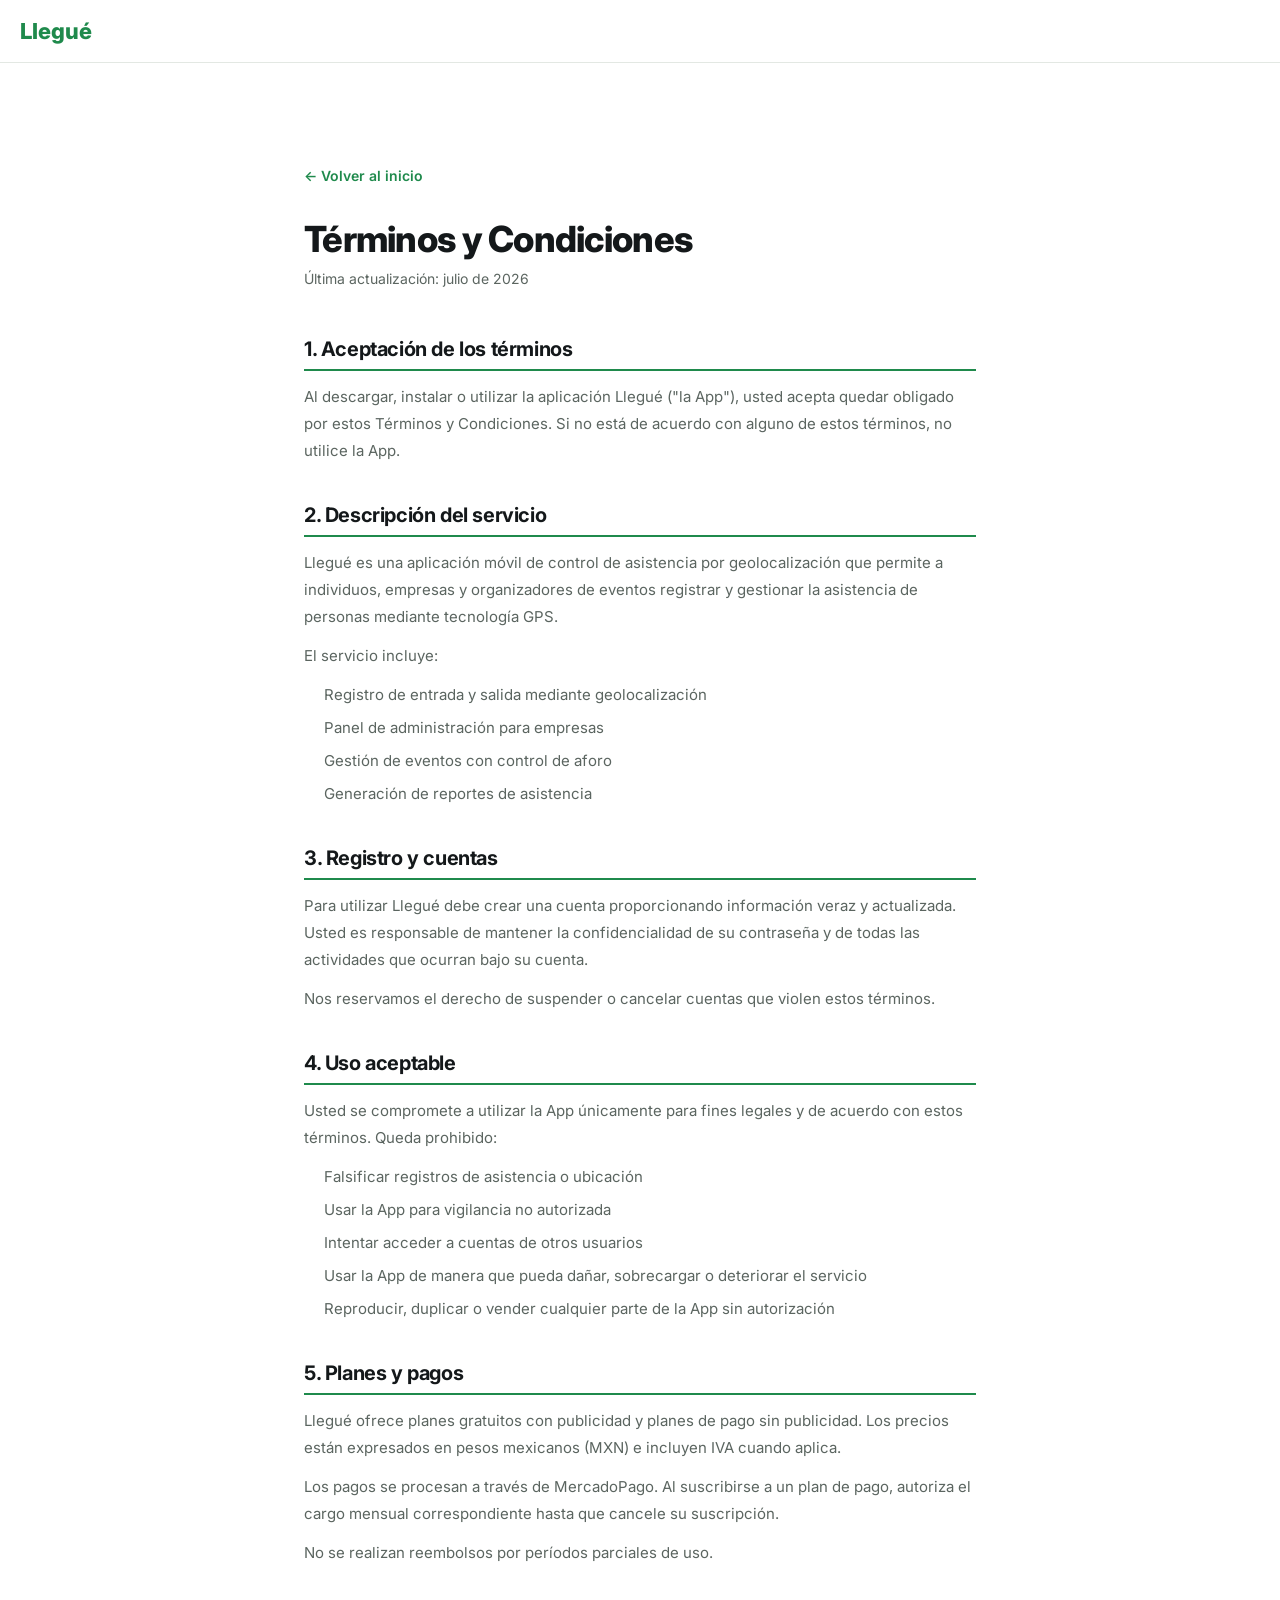
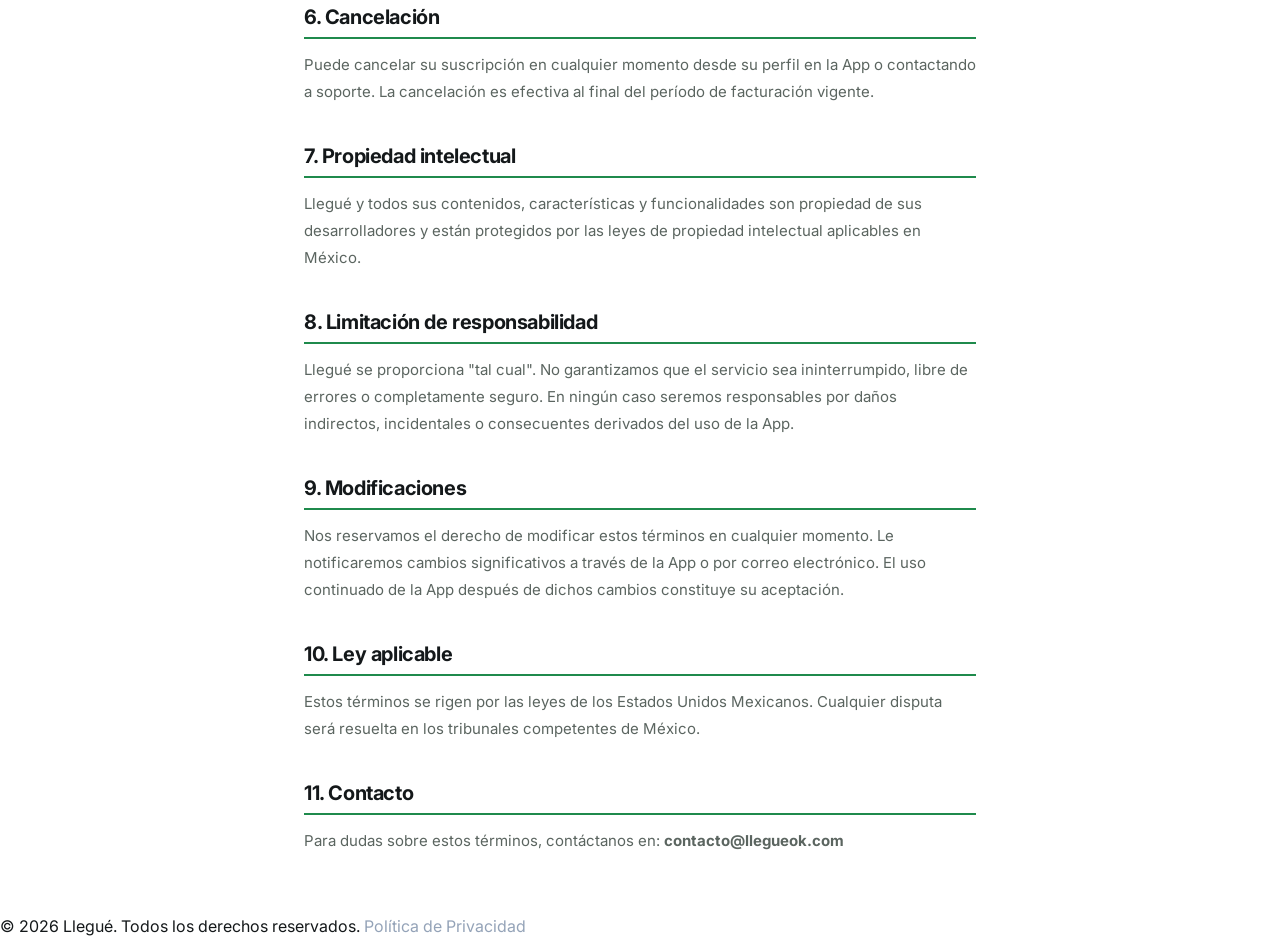
<file: terminos.html>
<!DOCTYPE html>
<html lang="es">
<head>
  <meta charset="UTF-8">
  <meta name="viewport" content="width=device-width, initial-scale=1.0">
  <title>Términos y Condiciones — Llegué</title>
  <link rel="stylesheet" href="css/styles.css">
  <link rel="preconnect" href="https://fonts.googleapis.com">
  <link href="https://fonts.googleapis.com/css2?family=Inter:wght@400;500;600;700;800&display=swap" rel="stylesheet">
  <style>
    .legal-container {
      max-width: 800px;
      margin: 100px auto 60px;
      padding: 0 5%;
    }
    .legal-header {
      margin-bottom: 48px;
    }
    .legal-header h1 {
      font-size: 36px;
      font-weight: 800;
      color: var(--text-primary);
      margin-bottom: 8px;
    }
    .legal-date {
      font-size: 14px;
      color: var(--text-secondary);
    }
    .legal-section {
      margin-bottom: 40px;
    }
    .legal-section h2 {
      font-size: 20px;
      font-weight: 700;
      color: var(--text-primary);
      margin-bottom: 12px;
      padding-bottom: 8px;
      border-bottom: 2px solid var(--primary);
    }
    .legal-section p {
      font-size: 15px;
      color: var(--text-secondary);
      line-height: 1.8;
      margin-bottom: 12px;
    }
    .legal-section ul {
      padding-left: 20px;
      margin-bottom: 12px;
    }
    .legal-section ul li {
      font-size: 15px;
      color: var(--text-secondary);
      line-height: 1.8;
      margin-bottom: 6px;
    }
    .back-link {
      display: inline-flex;
      align-items: center;
      gap: 8px;
      color: var(--primary);
      font-weight: 600;
      font-size: 14px;
      margin-bottom: 32px;
    }
  </style>
</head>
<body>

  <nav>
    <a href="index.html" class="nav-logo">Llegué</a>
  </nav>

  <div class="legal-container">
    <a href="index.html" class="back-link">← Volver al inicio</a>

    <div class="legal-header">
      <h1>Términos y Condiciones</h1>
      <p class="legal-date">Última actualización: julio de 2026</p>
    </div>

    <div class="legal-section">
      <h2>1. Aceptación de los términos</h2>
      <p>Al descargar, instalar o utilizar la aplicación Llegué ("la App"), usted acepta quedar obligado por estos Términos y Condiciones. Si no está de acuerdo con alguno de estos términos, no utilice la App.</p>
    </div>

    <div class="legal-section">
      <h2>2. Descripción del servicio</h2>
      <p>Llegué es una aplicación móvil de control de asistencia por geolocalización que permite a individuos, empresas y organizadores de eventos registrar y gestionar la asistencia de personas mediante tecnología GPS.</p>
      <p>El servicio incluye:</p>
      <ul>
        <li>Registro de entrada y salida mediante geolocalización</li>
        <li>Panel de administración para empresas</li>
        <li>Gestión de eventos con control de aforo</li>
        <li>Generación de reportes de asistencia</li>
      </ul>
    </div>

    <div class="legal-section">
      <h2>3. Registro y cuentas</h2>
      <p>Para utilizar Llegué debe crear una cuenta proporcionando información veraz y actualizada. Usted es responsable de mantener la confidencialidad de su contraseña y de todas las actividades que ocurran bajo su cuenta.</p>
      <p>Nos reservamos el derecho de suspender o cancelar cuentas que violen estos términos.</p>
    </div>

    <div class="legal-section">
      <h2>4. Uso aceptable</h2>
      <p>Usted se compromete a utilizar la App únicamente para fines legales y de acuerdo con estos términos. Queda prohibido:</p>
      <ul>
        <li>Falsificar registros de asistencia o ubicación</li>
        <li>Usar la App para vigilancia no autorizada</li>
        <li>Intentar acceder a cuentas de otros usuarios</li>
        <li>Usar la App de manera que pueda dañar, sobrecargar o deteriorar el servicio</li>
        <li>Reproducir, duplicar o vender cualquier parte de la App sin autorización</li>
      </ul>
    </div>

    <div class="legal-section">
      <h2>5. Planes y pagos</h2>
      <p>Llegué ofrece planes gratuitos con publicidad y planes de pago sin publicidad. Los precios están expresados en pesos mexicanos (MXN) e incluyen IVA cuando aplica.</p>
      <p>Los pagos se procesan a través de MercadoPago. Al suscribirse a un plan de pago, autoriza el cargo mensual correspondiente hasta que cancele su suscripción.</p>
      <p>No se realizan reembolsos por períodos parciales de uso.</p>
    </div>

    <div class="legal-section">
      <h2>6. Cancelación</h2>
      <p>Puede cancelar su suscripción en cualquier momento desde su perfil en la App o contactando a soporte. La cancelación es efectiva al final del período de facturación vigente.</p>
    </div>

    <div class="legal-section">
      <h2>7. Propiedad intelectual</h2>
      <p>Llegué y todos sus contenidos, características y funcionalidades son propiedad de sus desarrolladores y están protegidos por las leyes de propiedad intelectual aplicables en México.</p>
    </div>

    <div class="legal-section">
      <h2>8. Limitación de responsabilidad</h2>
      <p>Llegué se proporciona "tal cual". No garantizamos que el servicio sea ininterrumpido, libre de errores o completamente seguro. En ningún caso seremos responsables por daños indirectos, incidentales o consecuentes derivados del uso de la App.</p>
    </div>

    <div class="legal-section">
      <h2>9. Modificaciones</h2>
      <p>Nos reservamos el derecho de modificar estos términos en cualquier momento. Le notificaremos cambios significativos a través de la App o por correo electrónico. El uso continuado de la App después de dichos cambios constituye su aceptación.</p>
    </div>

    <div class="legal-section">
      <h2>10. Ley aplicable</h2>
      <p>Estos términos se rigen por las leyes de los Estados Unidos Mexicanos. Cualquier disputa será resuelta en los tribunales competentes de México.</p>
    </div>

    <div class="legal-section">
      <h2>11. Contacto</h2>
      <p>Para dudas sobre estos términos, contáctanos en: <strong>contacto@llegueok.com</strong></p>
    </div>
  </div>

  <footer>
    <div class="footer-bottom" style="border-top: none;">
      <span class="footer-copy">© 2026 Llegué. Todos los derechos reservados.</span>
      <span class="footer-copy"><a href="privacidad.html" style="color: #94A3B8;">Política de Privacidad</a></span>
    </div>
  </footer>

</body>
</html>
</file>
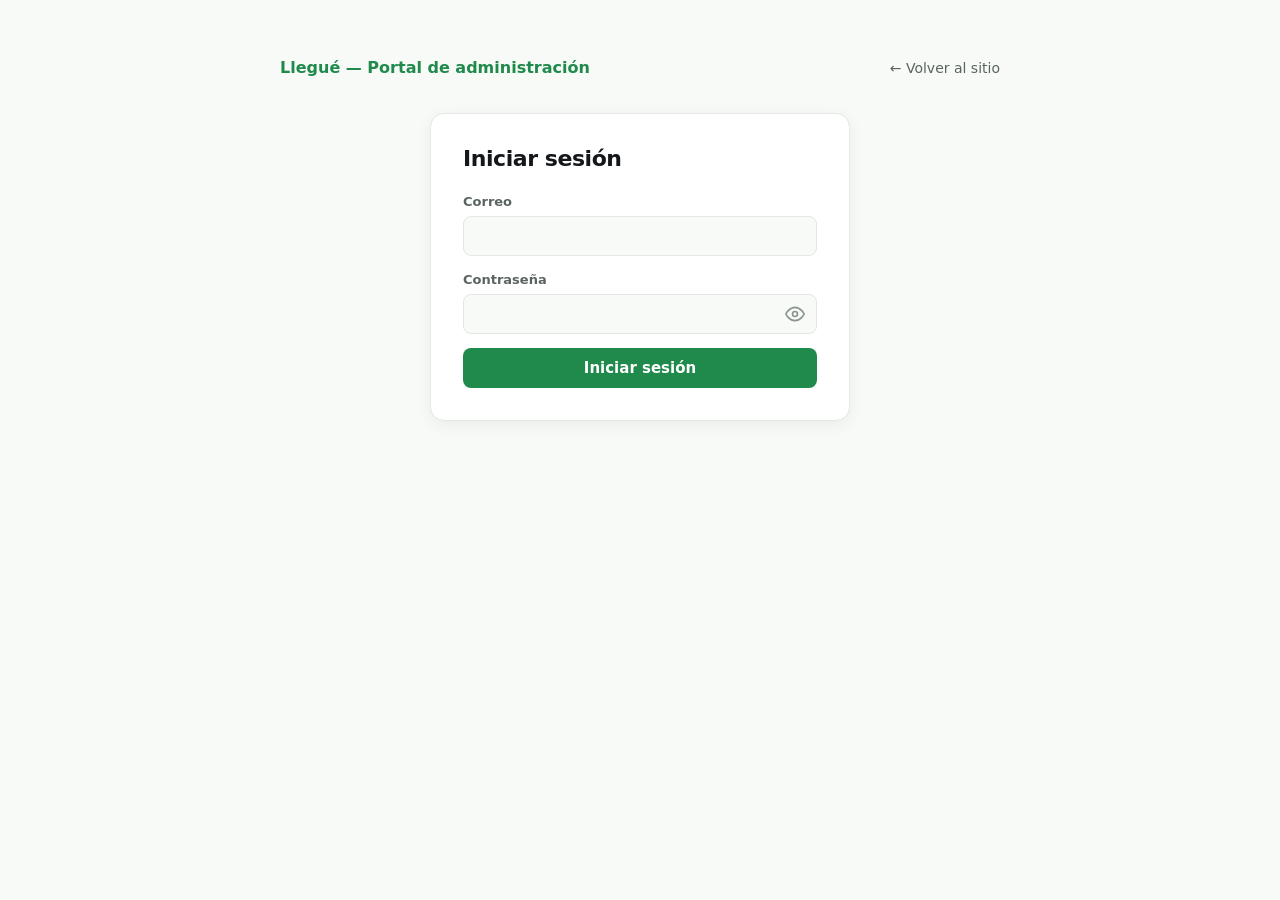
<file: admin/cuenta.html>
<!DOCTYPE html>
<html lang="es">
<head>
<meta charset="UTF-8">
<meta name="viewport" content="width=device-width, initial-scale=1.0">
<title>Mi cuenta — Llegué</title>
<meta name="robots" content="noindex, nofollow">
<link rel="stylesheet" href="../css/admin.css">
</head>
<body class="admin-page">
  <div class="admin-topbar">
    <span>Llegué — Portal de administración</span>
    <a href="/" class="admin-back-link">← Volver al sitio</a>
  </div>

  <div class="admin-card admin-card--wide">
    <h2>Mi cuenta</h2>

    <div id="loading" class="admin-info">Cargando información de tu cuenta...</div>
    <div id="error-box" class="admin-error" style="display:none;"></div>
    <div id="not-admin-box" class="admin-info" style="display:none;">
      Esta cuenta no administra la suscripción de una empresa.
    </div>

    <div id="account-content" style="display:none;">
      <div class="admin-status-row">
        <span class="label">Cuenta</span>
        <span class="value" id="user-name"></span>
      </div>
      <div class="admin-status-row">
        <span class="label">Correo</span>
        <span class="value" id="user-email"></span>
      </div>
      <div class="admin-status-row">
        <span class="label">Estado</span>
        <span class="value"><span class="admin-badge" id="status-badge"></span></span>
      </div>
      <div class="admin-status-row">
        <span class="label">Plan</span>
        <span class="value" id="plan-name"></span>
      </div>
      <div class="admin-status-row" id="detail-row">
        <span class="label" id="detail-label"></span>
        <span class="value" id="detail-value"></span>
      </div>

      <div class="admin-actions">
        <a href="planes.html" class="admin-btn" id="ver-planes-btn">Ver planes</a>
      </div>
    </div>

    <span class="admin-logout-link" id="logout-link">Cerrar sesión</span>
  </div>

  <script src="session.js"></script>
  <script src="cuenta.js"></script>
</body>
</html>
</file>
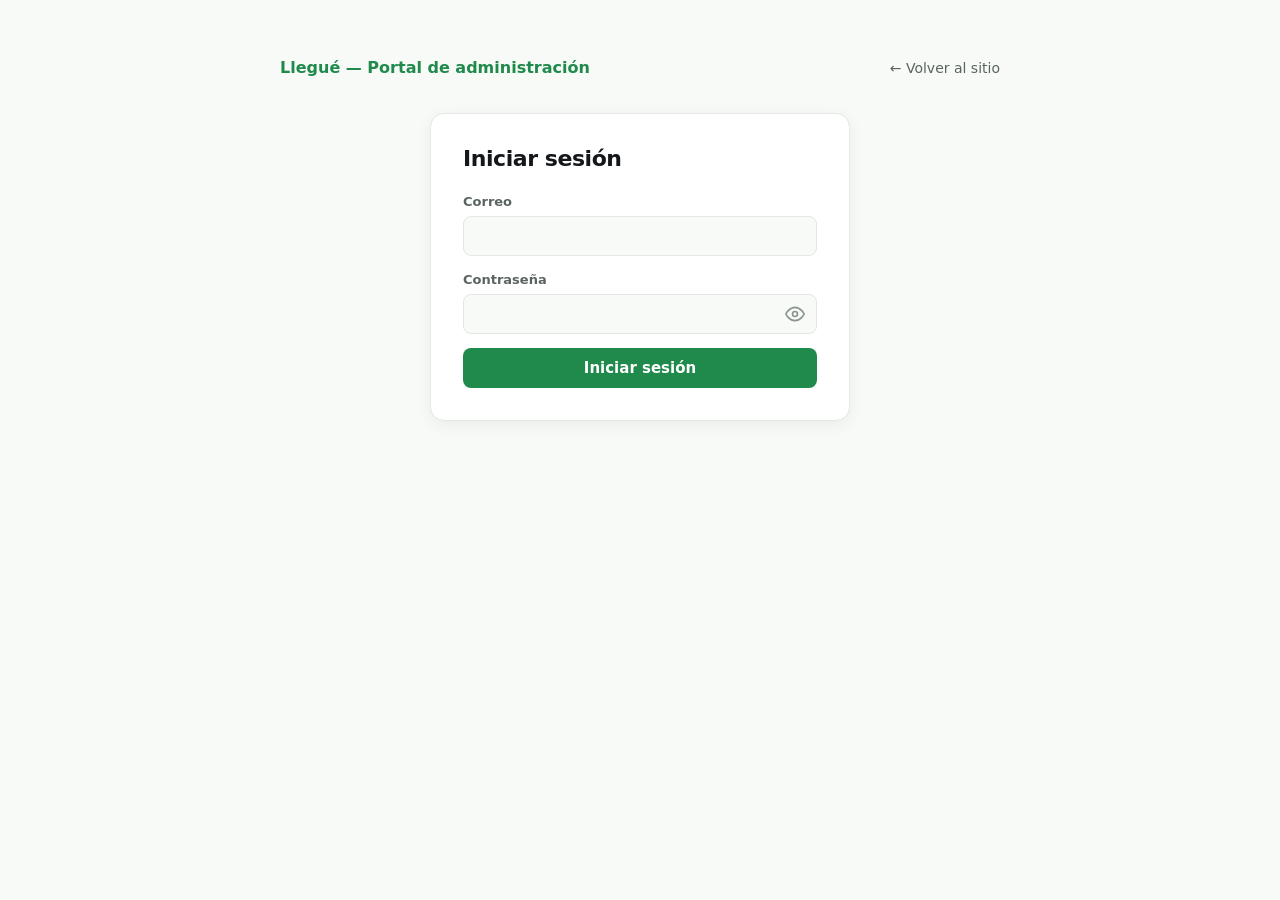
<file: admin/login.html>
<!DOCTYPE html>
<html lang="es">
<head>
<meta charset="UTF-8">
<meta name="viewport" content="width=device-width, initial-scale=1.0">
<title>Iniciar sesión — Llegué</title>
<meta name="robots" content="noindex, nofollow">
<link rel="stylesheet" href="../css/admin.css">
</head>
<body class="admin-page">
  <div class="admin-topbar">
    <span>Llegué — Portal de administración</span>
    <a href="/" class="admin-back-link">← Volver al sitio</a>
  </div>

  <div class="admin-card">
    <h2>Iniciar sesión</h2>

    <div id="error-box" class="admin-error" style="display:none;"></div>

    <form id="login-form">
      <div class="admin-field">
        <label for="email">Correo</label>
        <input type="email" id="email" name="email" autocomplete="username" required>
      </div>
      <div class="admin-field">
        <label for="password">Contraseña</label>
        <div class="admin-password">
          <input type="password" id="password" name="password" autocomplete="current-password" required>
          <button type="button" class="admin-password-toggle" id="password-toggle" aria-controls="password" aria-pressed="false" aria-label="Mostrar contraseña" title="Mostrar contraseña">
            <svg class="icon-show" viewBox="0 0 24 24" width="20" height="20" fill="none" stroke="currentColor" stroke-width="2" stroke-linecap="round" stroke-linejoin="round" aria-hidden="true" focusable="false"><path d="M1 12s4-8 11-8 11 8 11 8-4 8-11 8-11-8-11-8z"/><circle cx="12" cy="12" r="3"/></svg>
            <svg class="icon-hide" viewBox="0 0 24 24" width="20" height="20" fill="none" stroke="currentColor" stroke-width="2" stroke-linecap="round" stroke-linejoin="round" aria-hidden="true" focusable="false" hidden><path d="M17.94 17.94A10.07 10.07 0 0 1 12 20c-7 0-11-8-11-8a18.45 18.45 0 0 1 5.06-5.94"/><path d="M9.9 4.24A9.12 9.12 0 0 1 12 4c7 0 11 8 11 8a18.5 18.5 0 0 1-2.16 3.19"/><path d="M14.12 14.12a3 3 0 1 1-4.24-4.24"/><line x1="1" y1="1" x2="23" y2="23"/></svg>
          </button>
        </div>
      </div>
      <button type="submit" class="admin-btn" id="submit-btn">Iniciar sesión</button>
    </form>
  </div>

  <script src="session.js"></script>
  <script src="login.js"></script>
</body>
</html>
</file>
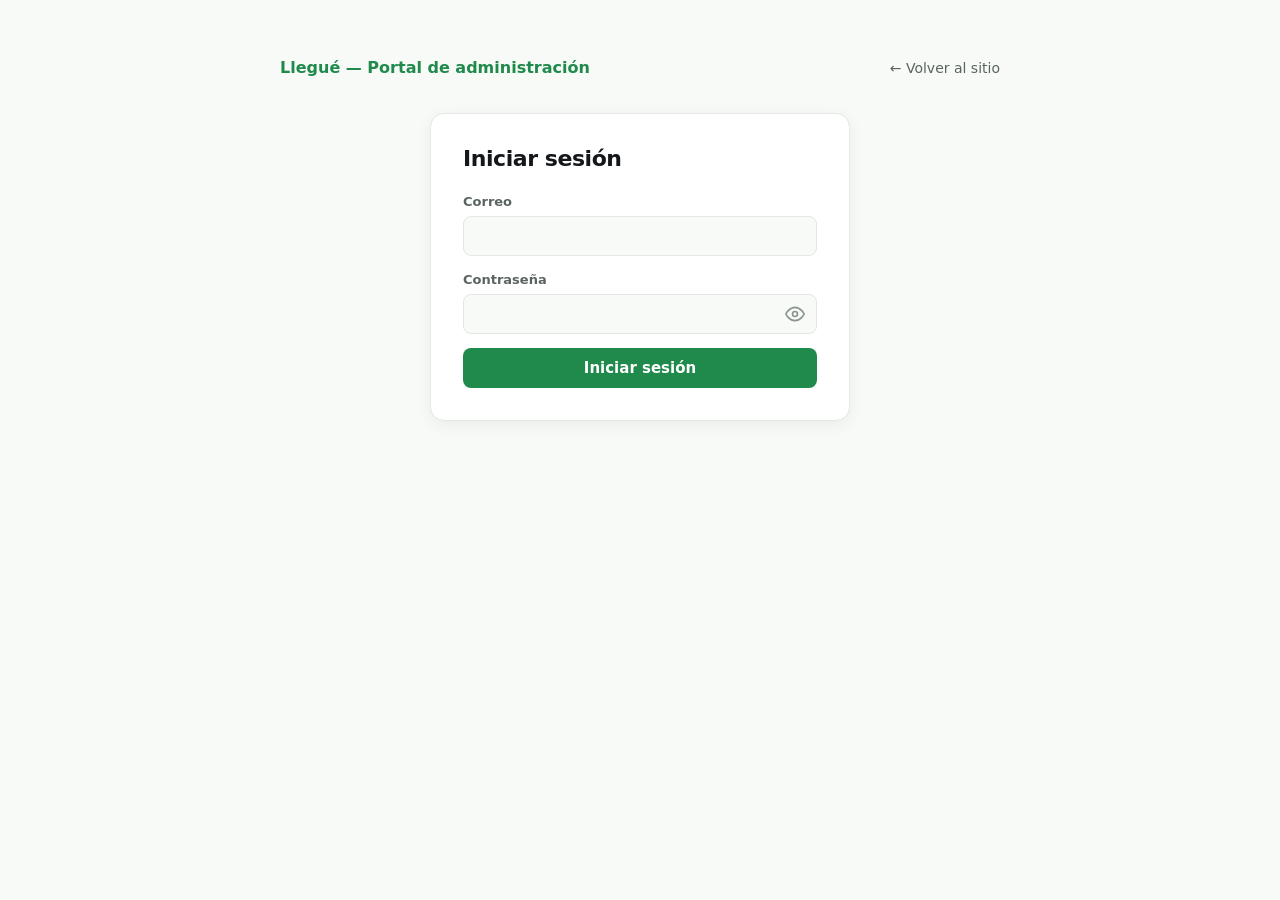
<file: admin/planes.html>
<!DOCTYPE html>
<html lang="es">
<head>
<meta charset="UTF-8">
<meta name="viewport" content="width=device-width, initial-scale=1.0">
<title>Planes — Llegué</title>
<meta name="robots" content="noindex, nofollow">
<link rel="stylesheet" href="../css/admin.css">
</head>
<body class="admin-page">
  <div class="admin-topbar">
    <span>Llegué — Portal de administración</span>
    <a href="/" class="admin-back-link">← Volver al sitio</a>
  </div>

  <div class="admin-card admin-card--wide">
    <h2>Elige tu plan</h2>

    <div id="error-box" class="admin-error" style="display:none;"></div>

    <div class="admin-plans-grid" id="plans-grid"></div>

    <div class="admin-field">
      <label for="coupon-code">¿Tienes un cupón?</label>
      <div class="admin-coupon-row">
        <input type="text" id="coupon-code" placeholder="Código de cupón" autocomplete="off">
        <button type="button" id="apply-coupon-btn">Aplicar</button>
      </div>
    </div>

    <div id="coupon-message" style="display:none;"></div>
    <div id="discount-box" class="admin-discount-box" style="display:none;">
      <div class="row"><span>Precio original</span><span id="discount-original"></span></div>
      <div class="row"><span>Descuento</span><span id="discount-amount"></span></div>
      <div class="row final"><span>Total a pagar</span><span id="discount-final"></span></div>
    </div>

    <div class="admin-actions">
      <button type="button" class="admin-btn" id="pay-btn">Continuar al pago</button>
      <a href="cuenta.html" class="admin-btn admin-btn--secondary">Volver a mi cuenta</a>
    </div>
  </div>

  <script src="session.js"></script>
  <script src="planes.js"></script>
</body>
</html>
</file>
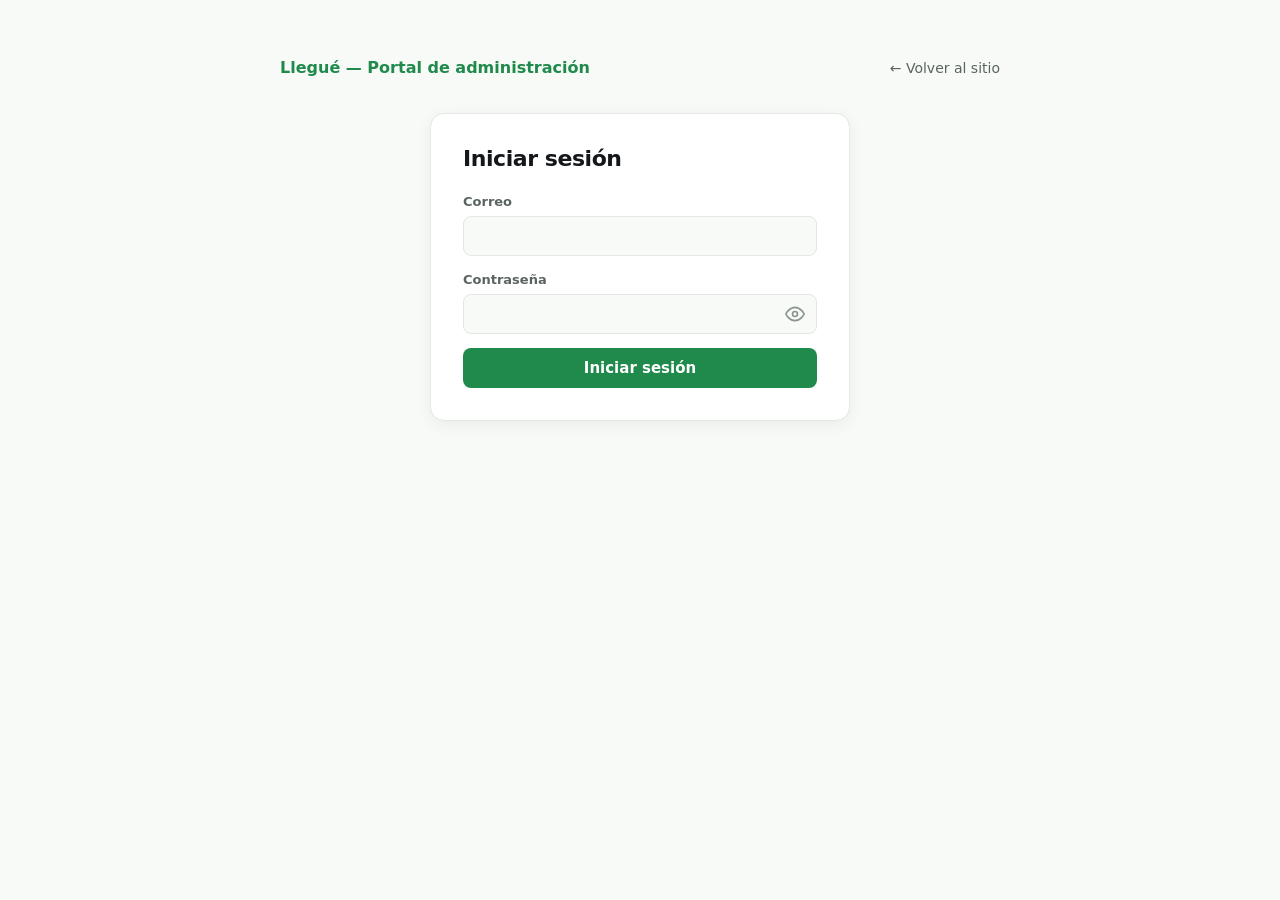
<file: admin/retorno.html>
<!DOCTYPE html>
<html lang="es">
<head>
<meta charset="UTF-8">
<meta name="viewport" content="width=device-width, initial-scale=1.0">
<title>Confirmación de pago — Llegué</title>
<meta name="robots" content="noindex, nofollow">
<link rel="stylesheet" href="../css/admin.css">
</head>
<body class="admin-page">
  <div class="admin-topbar">
    <span>Llegué — Portal de administración</span>
    <a href="/" class="admin-back-link">← Volver al sitio</a>
  </div>

  <div class="admin-card">
    <h2>Confirmación de pago</h2>

    <div class="admin-retorno-icon" id="retorno-icon">⏳</div>

    <div id="status-message" class="admin-info"></div>

    <div class="admin-actions">
      <a href="cuenta.html" class="admin-btn">Ir a mi cuenta</a>
    </div>
  </div>

  <script src="session.js"></script>
  <script src="retorno.js"></script>
</body>
</html>
</file>
<file: css/styles.css>
/* ===========================================================
   Llegué — Landing page
   Design system: verde #1F8A4C / amarillo #F2B705 / blanco
   =========================================================== */

:root {
  --primary: #1F8A4C;
  --primary-light: #D9F5E3;
  --secondary: #F2B705;
  --secondary-light: #FEF0CC;
  --background: #FFFFFF;
  --surface: #F7FAF6;
  --text-primary: #14181A;
  --text-secondary: #5B6560;
  --text-muted: #8B958F;
  --border: #E3E8E3;
  --success: #10B981;
  --error: #EF4444;

  --radius-sm: 8px;
  --radius-md: 10px;
  --radius-lg: 14px;
  --radius-xl: 20px;
  --radius-full: 9999px;

  --shadow-soft: 0 4px 16px rgba(20, 24, 26, 0.06);
  --shadow-lift: 0 12px 32px rgba(20, 24, 26, 0.10);

  --space-xs: 4px;
  --space-sm: 8px;
  --space-md: 14px;
  --space-lg: 20px;
  --space-xl: 32px;
  --space-2xl: 56px;
  --space-3xl: 88px;

  --container: 1100px;
}

*, *::before, *::after { box-sizing: border-box; }

html { scroll-behavior: smooth; }

body {
  margin: 0;
  font-family: 'Inter', system-ui, sans-serif;
  color: var(--text-primary);
  background: var(--background);
  line-height: 1.55;
  -webkit-font-smoothing: antialiased;
}

h1, h2, h3, h4 { margin: 0; line-height: 1.15; letter-spacing: -0.02em; }
p { margin: 0; }
a { color: inherit; text-decoration: none; }
ul, ol { margin: 0; padding: 0; list-style: none; }

.icon {
  width: 18px; height: 18px;
  stroke: currentColor;
  stroke-width: 2;
  fill: none;
  stroke-linecap: round;
  stroke-linejoin: round;
  flex-shrink: 0;
}
.icon--lg { width: 28px; height: 28px; }

/* ---------- layout helpers ---------- */
main > section {
  max-width: var(--container);
  margin: 0 auto;
  padding: var(--space-3xl) var(--space-lg);
}

.section-head {
  max-width: 560px;
  margin: 0 auto var(--space-2xl);
  text-align: center;
}
.section-head h2 {
  font-size: clamp(28px, 4vw, 38px);
  font-weight: 700;
  margin-bottom: var(--space-sm);
}
.section-head p {
  color: var(--text-secondary);
  font-size: 17px;
}

/* ---------- buttons ---------- */
.btn {
  display: inline-flex;
  align-items: center;
  justify-content: center;
  gap: var(--space-sm);
  font-weight: 600;
  font-size: 15px;
  border-radius: var(--radius-md);
  padding: 13px 22px;
  border: 1.5px solid transparent;
  cursor: pointer;
  transition: transform 150ms ease, box-shadow 150ms ease, background 150ms ease;
  white-space: nowrap;
}
.btn--primary { background: var(--primary); color: #fff; }
.btn--primary:hover { transform: translateY(-1px); box-shadow: var(--shadow-soft); }
.btn--outline { background: transparent; color: var(--primary); border-color: var(--primary); }
.btn--outline:hover { background: var(--primary-light); }
.btn--sm { padding: 9px 16px; font-size: 14px; }
.btn--lg { padding: 15px 26px; font-size: 16px; }
.btn--block { width: 100%; }
.btn--success { background: #0F9D6A; color: #fff; cursor: default; }
.btn--success:hover { transform: none; box-shadow: none; }
.form-field__required { color: #E11D48; }
.form-field__legend { font-size: 13px; color: var(--text-secondary); margin-bottom: 16px; }

/* ---------- badge ---------- */
.badge {
  display: inline-flex;
  align-items: center;
  gap: 6px;
  font-size: 13px;
  font-weight: 600;
  padding: 6px 14px;
  border-radius: var(--radius-full);
}
.badge--secondary { background: var(--secondary-light); color: #5C4600; }
.badge--on-dark { background: rgba(255,255,255,0.15); color: #fff; }

/* =====================================================
   NAVBAR
   ===================================================== */
.navbar {
  position: sticky; top: 0; z-index: 50;
  background: rgba(255,255,255,0.92);
  backdrop-filter: blur(8px);
  border-bottom: 1px solid var(--border);
}
.navbar__inner {
  max-width: var(--container);
  margin: 0 auto;
  padding: var(--space-md) var(--space-lg);
  display: flex; align-items: center; justify-content: space-between;
  gap: var(--space-lg);
}
.navbar__logo {
  font-size: 22px; font-weight: 800; color: var(--primary);
}
.navbar__links {
  display: none;
  gap: var(--space-lg);
  font-size: 15px; font-weight: 500; color: var(--text-secondary);
}
.navbar__links a:hover { color: var(--text-primary); }
@media (min-width: 860px) {
  .navbar__links { display: flex; }
}

/* Barra simple de paginas legales (privacidad, terminos, eliminar-datos) */
nav {
  position: sticky; top: 0; z-index: 50;
  background: rgba(255,255,255,0.92);
  backdrop-filter: blur(8px);
  border-bottom: 1px solid var(--border);
  padding: var(--space-md) var(--space-lg);
  display: flex; align-items: center; justify-content: space-between;
  gap: var(--space-lg);
}
nav .nav-logo {
  font-size: 22px; font-weight: 800; color: var(--primary);
  text-decoration: none;
}
nav .nav-links {
  display: flex; gap: var(--space-lg);
  list-style: none; margin: 0; padding: 0;
  font-size: 15px; font-weight: 500;
}
nav .nav-links a {
  color: var(--text-secondary); text-decoration: none;
}
nav .nav-links a:hover { color: var(--text-primary); }

/* =====================================================
   HERO
   ===================================================== */
.hero {
  display: flex;
  flex-direction: column;
  gap: var(--space-2xl);
  padding-top: var(--space-2xl) !important;
  align-items: center;
}
.hero__content { max-width: 560px; text-align: center; }
.hero h1 {
  font-size: clamp(36px, 6vw, 56px);
  font-weight: 800;
  line-height: 1.3;
  margin: var(--space-lg) 0 var(--space-md);
}
.date-highlight {
  text-decoration: underline;
  text-decoration-color: var(--secondary);
  text-decoration-thickness: 4px;
  text-underline-offset: 5px;
}
.stat-row {
  display: flex; gap: var(--space-md); flex-wrap: wrap;
  margin-top: var(--space-lg); justify-content: center;
}
.stat-unit {
  background: var(--background);
  border: 1px solid var(--secondary);
  border-radius: var(--radius-md);
  padding: var(--space-sm) var(--space-lg);
  min-width: 100px; text-align: center;
}
.stat-unit__num { font-size: 22px; font-weight: 800; color: var(--primary); }
.stat-unit__label { font-size: 11px; letter-spacing: 0.02em; color: var(--text-muted); margin-top: 2px; }
.trial-badge {
  display: inline-flex; align-items: center; gap: 8px;
  background: var(--secondary); color: var(--text-primary);
  font-weight: 700; font-size: 15px;
  padding: 10px 20px; border-radius: var(--radius-full);
  margin-top: var(--space-sm); box-shadow: var(--shadow-soft);
  position: relative;
}
.trial-badge::before {
  content: ''; position: absolute; inset: -4px;
  border-radius: var(--radius-full);
  border: 2px solid var(--secondary); opacity: 0.5;
  animation: pulse 2s ease-out infinite;
}
@keyframes pulse { 0% { transform: scale(0.9); opacity: 0.6; } 100% { transform: scale(1.4); opacity: 0; } }

/* ---- Reveal (hero) / scroll-reveal (secciones) / contador ascendente ---- */
.reveal { opacity: 0; transform: translateY(16px); animation: revealUp 600ms ease both; }
.reveal--1 { animation-delay: 60ms; } .reveal--2 { animation-delay: 160ms; } .reveal--3 { animation-delay: 260ms; } .reveal--4 { animation-delay: 360ms; } .reveal--5 { animation-delay: 460ms; }
@keyframes revealUp { to { opacity: 1; transform: none; } }
.scroll-reveal { opacity: 0; transform: translateY(24px); transition: opacity 600ms ease, transform 600ms ease; }
.scroll-reveal.is-visible { opacity: 1; transform: none; }
.hero__lede {
  font-size: 18px;
  color: var(--text-secondary);
  margin-bottom: var(--space-xl);
}
.hero__actions {
  display: flex; flex-wrap: wrap; justify-content: center; gap: var(--space-md);
}
.hero__note {
  margin-top: var(--space-sm);
  font-size: 13px;
  color: var(--text-muted);
}

.hero__mockup { display: flex; flex-direction: column; align-items: center; gap: var(--space-sm); }
@media (min-width: 900px) { .hero__mockup { margin-left: var(--space-xl); } }

@media (min-width: 900px) {
  .hero { flex-direction: row; align-items: center; text-align: left; }
  .hero__content { text-align: left; }
  .hero__actions { justify-content: flex-start; }
  .hero__note { text-align: left; }
}

/* =====================================================
   LA REFORMA (marco legal, datos reales)
   ===================================================== */
main > section:not(.hero)::before {
  content: '';
  display: block;
  width: 64px; height: 4px;
  background: var(--secondary);
  border-radius: var(--radius-full);
  margin: 0 auto var(--space-2xl);
}
#como-funciona, #planes { background: var(--surface); border-radius: var(--radius-xl); }
.legal__grid { display: grid; gap: var(--space-xl); }
@media (min-width: 860px) { .legal__grid { grid-template-columns: 1fr 1fr; } }
@media (max-width: 859px) {
  .legal__grid { display: flex; gap: var(--space-lg); overflow-x: auto; scroll-snap-type: x mandatory; padding-bottom: var(--space-sm); -webkit-overflow-scrolling: touch; }
  .legal-card { scroll-snap-align: center; min-width: 84%; flex-shrink: 0; }
}
.legal-card {
  background: var(--surface);
  border-radius: var(--radius-lg);
  padding: var(--space-xl);
  border: 1px solid var(--secondary);
  transition: transform 200ms ease, box-shadow 200ms ease;
}
.legal-card:hover { transform: translateY(-4px); box-shadow: var(--shadow-lift); }
.legal-card:hover h3 .icon { color: var(--secondary); }
.legal-card--highlight { border-color: var(--primary); background: var(--primary-light); }
.legal-card h3 { font-size: 17px; margin-bottom: var(--space-sm); display: flex; align-items: center; gap: var(--space-sm); }
.legal-card h3 .icon { color: var(--primary); }
.legal-card p { color: var(--text-secondary); font-size: 15px; }
.legal-card .cite { display: block; margin-top: var(--space-md); font-size: 12.5px; color: var(--text-muted); border-top: 1px dashed var(--border); padding-top: var(--space-sm); }
.legal-stat { font-size: 36px; font-weight: 800; color: var(--primary); line-height: 1; }

/* =====================================================
   STEPS
   ===================================================== */
.steps__grid {
  display: grid;
  gap: var(--space-lg);
}
@media (min-width: 760px) {
  .steps__grid { grid-template-columns: repeat(3, 1fr); }
}
.step-card {
  background: var(--surface);
  border: 1.5px solid var(--secondary);
  border-radius: var(--radius-lg);
  padding: var(--space-xl);
  transition: transform 200ms ease;
}
.step-card:hover { transform: translateY(-4px); }
@media (max-width: 759px) {
  .steps__grid { gap: 0; }
  .step-card { display: flex; align-items: flex-start; gap: var(--space-md); text-align: left; border: none; background: transparent; padding: var(--space-md) 0; position: relative; }
  .step-card__number { margin-bottom: 0; flex-shrink: 0; position: relative; z-index: 1; }
  .step-card:not(:last-child)::after { content: ''; position: absolute; left: 17px; top: 44px; bottom: -4px; width: 2px; background: var(--border); }
}
.step-card__number {
  display: inline-flex; align-items: center; justify-content: center;
  width: 36px; height: 36px;
  border-radius: 50%;
  background: var(--primary);
  color: #fff;
  font-weight: 700;
  margin-bottom: var(--space-md);
}
.step-card h3 { font-size: 18px; margin-bottom: var(--space-xs); }
.step-card p { color: var(--text-secondary); font-size: 15px; }

/* =====================================================
   MODALITIES
   ===================================================== */
.modalities__grid {
  display: grid;
  gap: var(--space-lg);
}
@media (min-width: 760px) {
  .modalities__grid { grid-template-columns: repeat(3, 1fr); }
}
.modality-card {
  border: 1.5px solid var(--border);
  border-radius: var(--radius-lg);
  padding: var(--space-xl);
  display: flex; flex-direction: column; gap: var(--space-sm);
  transition: transform 200ms ease, box-shadow 200ms ease;
}
.modality-card:hover { transform: translateY(-3px); box-shadow: var(--shadow-lift); }
.modality-card:hover .modality-card__icon { color: var(--secondary); }
@media (max-width: 759px) {
  .modalities__grid { display: flex; gap: var(--space-lg); overflow-x: auto; scroll-snap-type: x mandatory; padding-bottom: var(--space-sm); -webkit-overflow-scrolling: touch; }
  .modality-card { scroll-snap-align: center; min-width: 78%; flex-shrink: 0; }
}
.modality-card--featured {
  border-color: var(--primary);
  background: var(--primary-light);
}
.modality-card__icon { color: var(--primary); }
.modality-card h3 { font-size: 19px; }
.modality-card p { color: var(--text-secondary); font-size: 14.5px; flex-grow: 1; }
.modality-card__price {
  font-weight: 700;
  color: var(--primary);
  margin-top: var(--space-sm);
}

/* =====================================================
   EVENTOS
   ===================================================== */
.events { background: var(--surface); border-radius: var(--radius-xl); }

.events__compare {
  display: grid;
  gap: var(--space-lg);
  margin-bottom: var(--space-xl);
}
@media (min-width: 760px) {
  .events__compare { grid-template-columns: 1fr 1fr; }
}
.events__column {
  background: var(--background);
  border-radius: var(--radius-lg);
  padding: var(--space-xl);
}
.events__column h3 { font-size: 16px; margin-bottom: var(--space-md); }
.events__column--before h3 { color: var(--text-muted); }
.events__column--after h3 { color: var(--primary); }
.events__column ol { counter-reset: step; display: flex; flex-direction: column; gap: var(--space-sm); }
.events__column ol li {
  counter-increment: step;
  display: flex; gap: var(--space-sm);
  font-size: 14.5px;
}
.events__column--before li { color: var(--text-muted); }
.events__column--after li { color: var(--text-primary); font-weight: 500; }
.events__column ol li::before {
  content: counter(step);
  flex-shrink: 0;
  width: 22px; height: 22px;
  border-radius: 50%;
  display: flex; align-items: center; justify-content: center;
  font-size: 12px; font-weight: 700;
}
.events__column--before li::before { background: var(--border); color: var(--text-secondary); }
.events__column--after li::before { background: var(--primary); color: #fff; }

.events__callout {
  display: flex; align-items: flex-start; gap: var(--space-md);
  background: var(--secondary-light);
  color: #5C4600;
  border-radius: var(--radius-lg);
  padding: var(--space-xl);
}
.events__callout .icon { color: #5C4600; margin-top: 2px; }
.events__callout p { font-weight: 600; font-size: 16px; }

/* =====================================================
   PRICING
   ===================================================== */
.pricing__grid {
  display: grid;
  gap: var(--space-lg);
}
@media (min-width: 860px) {
  .pricing__grid { grid-template-columns: repeat(3, 1fr); align-items: start; }
}
.price-card {
  position: relative;
  border: 1.5px solid var(--border);
  border-radius: var(--radius-lg);
  padding: var(--space-xl);
  display: flex; flex-direction: column;
  transition: transform 200ms ease, box-shadow 200ms ease;
}
.price-card:hover { transform: translateY(-4px); box-shadow: var(--shadow-lift); }
.price-card:hover .price-card__features li::before { background: var(--secondary); }
.price-card--popular {
  border-color: var(--secondary);
  box-shadow: var(--shadow-lift);
}
.price-card__badge {
  position: absolute; top: -14px; left: 50%; transform: translateX(-50%);
}
.price-card h3 { font-size: 18px; color: var(--text-secondary); }
.price-card__amount {
  font-size: 34px; font-weight: 800;
  margin: var(--space-sm) 0 2px;
}
.price-card__amount span { color: var(--primary); }
.price-card__sub { color: var(--text-muted); font-size: 13.5px; margin-bottom: var(--space-lg); }
.price-card__features {
  display: flex; flex-direction: column; gap: var(--space-sm);
  margin-bottom: var(--space-xl);
  flex-grow: 1;
}
.price-card__features li {
  display: flex; align-items: flex-start; gap: var(--space-sm);
  font-size: 14.5px;
}
.price-card__features li::before {
  content: '';
  width: 18px; height: 18px; margin-top: 2px;
  flex-shrink: 0;
  background: var(--primary);
  mask: url("data:image/svg+xml,%3Csvg xmlns='http://www.w3.org/2000/svg' viewBox='0 0 24 24' fill='none' stroke='black' stroke-width='3' stroke-linecap='round'%3E%3Cpath d='M4 12.5l5 5L20 6.5'/%3E%3C/svg%3E") center/14px no-repeat;
}
.price-card__note {
  text-align: center; font-size: 12px; color: var(--text-muted); margin-top: var(--space-sm);
}

/* =====================================================
   FAQ
   ===================================================== */
.faq__list { display: flex; flex-direction: column; gap: var(--space-sm); max-width: 760px; margin: 0 auto; }
.faq-item {
  border: 1px solid var(--border);
  border-radius: var(--radius-md);
  padding: var(--space-md) var(--space-lg);
}
.faq-item summary {
  cursor: pointer;
  font-weight: 600;
  font-size: 16px;
  list-style: none;
}
.faq-item summary::-webkit-details-marker { display: none; }
.faq-item summary::after {
  content: '+';
  float: right;
  color: var(--primary);
  font-weight: 700;
}
.faq-item[open] summary::after { content: '−'; }
.faq-item p {
  margin-top: var(--space-sm);
  color: var(--text-secondary);
  font-size: 15px;
}

/* =====================================================
   CONTACT
   ===================================================== */
.contact__grid {
  display: grid;
  gap: var(--space-lg);
}
@media (min-width: 760px) {
  .contact__grid { grid-template-columns: repeat(3, 1fr); }
}
.contact-card {
  background: var(--surface);
  border-radius: var(--radius-lg);
  padding: var(--space-xl);
  text-align: center;
}
.contact-card .icon { color: var(--primary); margin-bottom: var(--space-md); }
.contact-card h3 { font-size: 16px; margin-bottom: var(--space-xs); }
.contact-card p { color: var(--text-secondary); font-size: 14px; margin-bottom: var(--space-md); }
.contact-card a { color: var(--primary); font-weight: 600; }

/* =====================================================
   FORMS
   ===================================================== */
.request-form { display: flex; flex-direction: column; gap: var(--space-lg); }
.form-field { display: flex; flex-direction: column; gap: var(--space-xs); }
.form-field label { font-size: 14px; font-weight: 600; color: var(--text-primary); }
.form-field__hint { font-weight: 400; color: var(--text-muted); }
.form-field input, .form-field textarea {
  font-family: inherit;
  font-size: 15px;
  padding: 12px 14px;
  border: 1.5px solid var(--border);
  border-radius: var(--radius-md);
  background: var(--surface);
  color: var(--text-primary);
}
.form-field input:focus, .form-field textarea:focus {
  outline: none;
  border-color: var(--primary);
}
.form-field textarea { resize: vertical; }
.form-message { font-size: 14px; padding: 12px 14px; border-radius: var(--radius-md); }
.form-message--success { background: var(--primary-light); color: var(--primary); }
.form-message--error { background: #FDE8E8; color: var(--error); }

/* =====================================================
   FOOTER
   ===================================================== */
.footer {
  background: var(--text-primary);
  color: rgba(255,255,255,0.7);
  padding: var(--space-2xl) var(--space-lg) var(--space-lg);
}
.footer__inner {
  max-width: var(--container);
  margin: 0 auto;
  display: grid;
  gap: var(--space-xl);
  padding-bottom: var(--space-xl);
  border-bottom: 1px solid rgba(255,255,255,0.12);
}
@media (min-width: 760px) {
  .footer__inner { grid-template-columns: 2fr 1fr 1fr; }
}
.footer__logo { font-size: 20px; font-weight: 800; color: #fff; }
.footer__brand p { margin-top: var(--space-sm); font-size: 14px; max-width: 32ch; }
.footer__col { display: flex; flex-direction: column; gap: var(--space-sm); }
.footer__col h4 { color: #fff; font-size: 14px; margin-bottom: var(--space-xs); }
.footer__col a:hover { color: #fff; }
.footer__copy {
  max-width: var(--container);
  margin: var(--space-lg) auto 0;
  font-size: 13px;
  text-align: center;
}

/* =====================================================
   ACCESSIBILITY / MOTION
   ===================================================== */
:focus-visible {
  outline: 2px solid var(--primary);
  outline-offset: 2px;
}
@media (prefers-reduced-motion: reduce) {
  * { transition: none !important; scroll-behavior: auto !important; animation: none !important; }
}
</file>
<file: css/hero-demo.css>
/* ===========================================================
   Llegué — Demo animada del hero
   Componente: <div class="demo" data-llegue-demo> ... </div>
   La línea de tiempo vive en js/hero-demo.js (todo con
   opacity/transform → 60fps, sin librerías).
   =========================================================== */

.demo {
  --w: min(280px, 74vw);            /* ancho total del teléfono */
  --demo-green: var(--primary, #1F8A4C);
  --demo-ink: var(--text-primary, #14181A);

  width: var(--w);
  margin: 0 auto;
}

/* "Peek": el teléfono asoma cortado abajo con un fundido suave.
   Quita la clase demo--peek para mostrar el teléfono completo. */
.demo--peek .demo__stage {
  height: calc(var(--w) * 1.66);
  overflow: hidden;
  -webkit-mask-image: linear-gradient(to bottom, #000 80%, transparent 100%);
          mask-image: linear-gradient(to bottom, #000 80%, transparent 100%);
}

/* ---------- marco del teléfono ---------- */
.demo__phone {
  position: relative;
  width: 100%;
  padding: calc(var(--w) * 0.03);
  background: #0E1110;
  border-radius: calc(var(--w) * 0.14);
  box-shadow:
    0 0 0 1px #262B29,
    0 28px 60px -22px rgba(20, 24, 26, 0.28);
}

/* ---------- pantalla ---------- */
.demo__screen {
  position: relative;
  overflow: hidden;
  isolation: isolate;
  aspect-ratio: 528 / 1063;           /* proporción real de las capturas recortadas */
  background: #fff;
  border-radius: calc(var(--w) * 0.11);
}

/* cámara frontal (punch-hole) */
.demo__screen::after {
  content: '';
  position: absolute;
  z-index: 10;
  top: calc(var(--w) * 0.028);
  left: 50%;
  width: calc(var(--w) * 0.03);
  aspect-ratio: 1;
  transform: translateX(-50%);
  border-radius: 50%;
  background: #0E1110;
}

/* ---------- capturas reales de la app ---------- */
.demo__scene {
  position: absolute;
  inset: 0;
  width: 100%;
  height: 100%;
  object-fit: cover;
  object-position: top;
  opacity: 0;
  will-change: opacity;
  user-select: none;
  -webkit-user-drag: none;
  pointer-events: none;
}
/* sin JS: se ve la primera pantalla, estática */
.demo__scene:first-of-type { opacity: 1; }

/* ---------- efectos (los crea js/hero-demo.js) ---------- */

/* toque de dedo: círculo translúcido, como las "touches" de Android */
.demo__touch,
.demo__ripple {
  position: absolute;
  z-index: 5;
  width: calc(var(--w) * 0.13);
  aspect-ratio: 1;
  border-radius: 50%;
  opacity: 0;
  pointer-events: none;
  transform: translate(-50%, -50%);
}
.demo__touch {
  background: rgba(20, 24, 26, 0.22);
  border: 2px solid rgba(255, 255, 255, 0.9);
}
.demo__ripple {
  border: 2px solid var(--demo-green);
}

/* oscurecido breve del botón al presionarlo */
.demo__press {
  position: absolute;
  z-index: 4;
  background: rgba(0, 0, 0, 0.16);
  opacity: 0;
  pointer-events: none;
}

/* aro que llama la atención sobre el badge "Puntual" */
.demo__pulse {
  position: absolute;
  z-index: 4;
  border: 2px solid var(--demo-green);
  border-radius: 999px;
  opacity: 0;
  pointer-events: none;
  transform: translate(-50%, -50%);
}

/* ---------- accesibilidad ---------- */
/* Movimiento reducido: sin animación; se muestra la 2ª pantalla
   (la más informativa: "Check-in registrado") */
@media (prefers-reduced-motion: reduce) {
  .demo__scene:first-of-type { opacity: 0; }
  .demo__scene:nth-of-type(2) { opacity: 1; }
  .demo__touch, .demo__ripple, .demo__press, .demo__pulse { display: none; }
}
</file>
<file: css/hero-eventos.css>
/* ===========================================================
   Llegué — Demo animada de Eventos (sección #eventos)
   Dos teléfonos: Organizador (izq.) y Asistente (der.).
   La línea de tiempo vive en js/hero-eventos.js.
   Autocontenido: no depende de hero-demo.css.
   =========================================================== */

/* ---------- escenario oscuro ---------- */
.events__stage {
  background: #E8EAEA;
  border-radius: 20px;
  padding: 40px 16px 44px;
  margin-bottom: 32px;
  overflow: hidden;
}

.ev {
  --w: min(250px, 40vw);              /* ancho de cada teléfono */
  --ev-green: #1F8A4C;
  --ev-yellow: #F2B705;

  display: flex;
  justify-content: center;
  align-items: flex-start;
  gap: clamp(20px, 5vw, 56px);
  isolation: isolate;
}

.ev__col {
  display: flex;
  flex-direction: column;
  align-items: center;
  gap: 16px;
  width: var(--w);
}

/* ---------- etiquetas de rol ---------- */
.ev__tags {
  position: relative;
  width: 100%;
  height: 30px;
}
.ev__tag {
  position: absolute;
  top: 0;
  left: 50%;
  transform: translateX(-50%);
  white-space: nowrap;
  padding: 7px 14px;
  border-radius: 999px;
  font: 600 12.5px/1 'Inter', system-ui, sans-serif;
  color: #14181A;
  background: rgba(20, 24, 26, 0.08);
  border: 1px solid rgba(20, 24, 26, 0.18);
  opacity: 0;
}
.ev__tag:first-child { opacity: 1; }

/* ---------- marco del teléfono (versión sobre fondo oscuro) ---------- */
.ev__phone {
  position: relative;
  width: 100%;
  padding: calc(var(--w) * 0.03);
  background: #1A1F1D;
  border-radius: calc(var(--w) * 0.14);
  box-shadow:
    0 0 0 1px rgba(255, 255, 255, 0.16),
    0 30px 60px -24px rgba(0, 0, 0, 0.75);
  will-change: transform, opacity;
}

.ev__screen {
  position: relative;
  overflow: hidden;
  isolation: isolate;
  aspect-ratio: 440 / 886;            /* proporción real de las capturas recortadas */
  background: #1A1F1D;                /* igual al bisel: sin borde claro en las esquinas de pantallas oscuras */
  border-radius: calc(var(--w) * 0.11);
}
.ev__screen::after {                   /* cámara frontal */
  content: '';
  position: absolute;
  z-index: 10;
  top: calc(var(--w) * 0.028);
  left: 50%;
  width: calc(var(--w) * 0.03);
  aspect-ratio: 1;
  transform: translateX(-50%);
  border-radius: 50%;
  background: #0E1110;
}

/* ---------- pantallas ---------- */
.ev__scene {
  position: absolute;
  inset: 0;
  width: 100%;
  height: 100%;
  object-fit: cover;
  object-position: top;
  opacity: 0;
  will-change: opacity;
  user-select: none;
  -webkit-user-drag: none;
  pointer-events: none;
}
.ev__scene:first-of-type { opacity: 1; }   /* sin JS: primera pantalla */

/* ---------- scanner (recreado en CSS: es geometría, no datos) ---------- */
.ev__scene--scan {
  background: #0A0C0B;
}
.ev__scan-frame {
  position: absolute;
  left: 19%;
  right: 19%;
  top: 32%;
  aspect-ratio: 1;
}
.ev__corner {
  position: absolute;
  width: 17%;
  aspect-ratio: 1;
  border: 0 solid var(--ev-yellow);
}
.ev__corner--tl { top: 0;    left: 0;  border-top-width:    calc(var(--w) * .017); border-left-width:  calc(var(--w) * .017); border-top-left-radius:     calc(var(--w) * .04); }
.ev__corner--tr { top: 0;    right: 0; border-top-width:    calc(var(--w) * .017); border-right-width: calc(var(--w) * .017); border-top-right-radius:    calc(var(--w) * .04); }
.ev__corner--bl { bottom: 0; left: 0;  border-bottom-width: calc(var(--w) * .017); border-left-width:  calc(var(--w) * .017); border-bottom-left-radius:  calc(var(--w) * .04); }
.ev__corner--br { bottom: 0; right: 0; border-bottom-width: calc(var(--w) * .017); border-right-width: calc(var(--w) * .017); border-bottom-right-radius: calc(var(--w) * .04); }
.ev__scan-line {
  position: absolute;
  left: 5%;
  right: 5%;
  top: 4%;
  height: calc(var(--w) * .008);
  min-height: 2px;
  border-radius: 2px;
  background: var(--ev-yellow);
  box-shadow: 0 0 14px 2px rgba(242, 183, 5, 0.5);
  opacity: 0;
}

/* ---------- resultado: acceso confirmado ---------- */
.ev__scene--ok {
  background: #10B981;
  display: flex;
  flex-direction: column;
  align-items: center;
  justify-content: center;
  gap: calc(var(--w) * 0.06);
  color: #fff;
}
.ev__ok-badge {
  width: calc(var(--w) * 0.3);
  aspect-ratio: 1;
  border-radius: 50%;
  background: rgba(255, 255, 255, 0.22);
  display: flex;
  align-items: center;
  justify-content: center;
}
.ev__ok-check {
  width: 56%;
  fill: none;
  stroke: #fff;
  stroke-width: 3;
  stroke-linecap: round;
  stroke-linejoin: round;
  stroke-dasharray: 30;
  stroke-dashoffset: 0;
}
.ev__ok-title {
  margin: 0;
  font: 700 calc(var(--w) * 0.068) / 1.2 'Inter', system-ui, sans-serif;
  letter-spacing: -0.01em;
}

/* ---------- efectos (los crea js/hero-eventos.js) ---------- */
.ev__touch,
.ev__ripple {
  position: absolute;
  z-index: 5;
  width: calc(var(--w) * 0.13);
  aspect-ratio: 1;
  border-radius: 50%;
  opacity: 0;
  pointer-events: none;
  transform: translate(-50%, -50%);
}
.ev__touch  { background: rgba(20, 24, 26, 0.22); border: 2px solid rgba(255, 255, 255, 0.9); }
.ev__ripple { border: 2px solid var(--ev-green); }

.ev__press {
  position: absolute;
  z-index: 4;
  background: rgba(0, 0, 0, 0.16);
  opacity: 0;
  pointer-events: none;
}
.ev__pulse {
  position: absolute;
  z-index: 4;
  border: 2px solid var(--ev-green);
  border-radius: 999px;
  opacity: 0;
  pointer-events: none;
  transform: translate(-50%, -50%);
}

/* ---------- móvil: los dos teléfonos se traslapan; el activo va al frente ---------- */
@media (max-width: 640px) {
  .events__stage { padding: 28px 8px 32px; }
  .ev { --w: min(215px, 48vw); gap: 0; }
  .ev__col + .ev__col { margin-left: calc(var(--w) * -0.22); }
  /* el teléfono de la derecha tapa ~22 % del de la izquierda: se desplaza el
     contenido recreado en CSS hacia la parte visible */
  .ev__scan-frame { left: 9%; right: 33%; }
  .ev__scene--ok  { padding-right: 20%; }
  .ev__ok-title   { font-size: calc(var(--w) * 0.054); }
}

/* ---------- movimiento reducido: sin animación, una pantalla representativa por teléfono ---------- */
@media (prefers-reduced-motion: reduce) {
  [data-role="org"]  .ev__scene:first-of-type   { opacity: 0; }
  [data-role="org"]  .ev__scene:nth-of-type(4)  { opacity: 1; }   /* aprobar */
  [data-role="spec"] .ev__scene:first-of-type   { opacity: 0; }
  [data-role="spec"] .ev__scene:nth-of-type(6)  { opacity: 1; }   /* aprobado */
  .ev__touch, .ev__ripple, .ev__press, .ev__pulse { display: none; }
}
</file>
<file: css/admin.css>
/* ===========================================================
   Llegué — Portal de administración
   Design system: verde #1F8A4C / amarillo #F2B705 / blanco
   (tokens duplicados de styles.css para que admin.css sea autónomo)
   =========================================================== */

:root {
  --primary: #1F8A4C;
  --primary-light: #D9F5E3;
  --secondary: #F2B705;
  --secondary-light: #FEF0CC;
  --background: #FFFFFF;
  --surface: #F7FAF6;
  --text-primary: #14181A;
  --text-secondary: #5B6560;
  --text-muted: #8B958F;
  --border: #E3E8E3;
  --success: #10B981;
  --error: #EF4444;

  --radius-sm: 8px;
  --radius-md: 10px;
  --radius-lg: 14px;
  --radius-xl: 20px;
  --radius-full: 9999px;

  --shadow-soft: 0 4px 16px rgba(20, 24, 26, 0.06);
  --shadow-lift: 0 12px 32px rgba(20, 24, 26, 0.10);

  --space-xs: 4px;
  --space-sm: 8px;
  --space-md: 14px;
  --space-lg: 20px;
  --space-xl: 32px;
  --space-2xl: 56px;
}

*, *::before, *::after { box-sizing: border-box; }

body.admin-page {
  margin: 0;
  min-height: 100vh;
  font-family: 'Inter', system-ui, sans-serif;
  color: var(--text-primary);
  background: var(--surface);
  line-height: 1.55;
  -webkit-font-smoothing: antialiased;
  display: flex;
  flex-direction: column;
  align-items: center;
  padding: var(--space-2xl) var(--space-lg);
}

h1, h2, h3 { margin: 0; line-height: 1.2; letter-spacing: -0.02em; }
p { margin: 0; }
a { color: var(--primary); text-decoration: none; }

.admin-topbar {
  width: 100%;
  max-width: 720px;
  margin: 0 auto var(--space-xl);
  display: flex;
  align-items: center;
  justify-content: space-between;
  flex-wrap: wrap;
  gap: var(--space-xs) var(--space-md);
  font-weight: 600;
  color: var(--primary);
}

.admin-back-link {
  font-size: 14px;
  font-weight: 500;
  color: var(--text-secondary);
  text-decoration: none;
  border-radius: var(--radius-sm);
}

.admin-back-link:hover {
  color: var(--primary);
  text-decoration: underline;
}

.admin-back-link:focus-visible {
  outline: 2px solid var(--primary);
  outline-offset: 2px;
}

.admin-card {
  width: 100%;
  max-width: 420px;
  background: var(--background);
  border: 1px solid var(--border);
  border-radius: var(--radius-lg);
  box-shadow: var(--shadow-soft);
  padding: var(--space-xl);
  margin: 0 auto;
}

.admin-card--wide {
  max-width: 720px;
}

.admin-card h2 {
  font-size: 22px;
  margin-bottom: var(--space-lg);
}

.admin-field {
  margin-bottom: var(--space-md);
}

.admin-field label {
  display: block;
  font-size: 13px;
  font-weight: 600;
  color: var(--text-secondary);
  margin-bottom: var(--space-xs);
}

.admin-field input {
  width: 100%;
  padding: 10px 12px;
  font-size: 15px;
  font-family: inherit;
  border: 1px solid var(--border);
  border-radius: var(--radius-sm);
  background: var(--surface);
  color: var(--text-primary);
}

.admin-field input:focus {
  outline: 2px solid var(--primary);
  outline-offset: 1px;
}

/* Password field with a show/hide toggle */
.admin-password {
  position: relative;
}

.admin-field .admin-password input {
  padding-right: 44px;
}

/* Hide the browser's own reveal/clear buttons (Edge) so only our toggle shows. */
.admin-password input::-ms-reveal,
.admin-password input::-ms-clear {
  display: none;
}

.admin-password-toggle {
  position: absolute;
  top: 0;
  right: 0;
  height: 100%;
  width: 44px;
  display: flex;
  align-items: center;
  justify-content: center;
  padding: 0;
  border: none;
  background: transparent;
  color: var(--text-muted);
  cursor: pointer;
  border-radius: 0 var(--radius-sm) var(--radius-sm) 0;
}

.admin-password-toggle:hover {
  color: var(--text-secondary);
}

.admin-password-toggle:focus-visible {
  outline: 2px solid var(--primary);
  outline-offset: -2px;
}

.admin-password-toggle svg[hidden] {
  display: none;
}

.admin-btn {
  display: inline-block;
  width: 100%;
  padding: 11px 16px;
  font-size: 15px;
  font-weight: 600;
  font-family: inherit;
  border: none;
  border-radius: var(--radius-sm);
  cursor: pointer;
  background: var(--primary);
  color: #fff;
  text-align: center;
}

.admin-btn:hover { opacity: 0.92; }
.admin-btn:disabled { opacity: 0.6; cursor: not-allowed; }

.admin-btn--secondary {
  background: transparent;
  color: var(--primary);
  border: 1px solid var(--primary);
}

.admin-error {
  background: #FDEEEE;
  color: var(--error);
  border: 1px solid var(--error);
  border-radius: var(--radius-sm);
  padding: var(--space-sm) var(--space-md);
  font-size: 14px;
  margin-bottom: var(--space-md);
}

.admin-success {
  background: var(--primary-light);
  color: var(--primary);
  border: 1px solid var(--primary);
  border-radius: var(--radius-sm);
  padding: var(--space-sm) var(--space-md);
  font-size: 14px;
  margin-bottom: var(--space-md);
}

.admin-info {
  background: var(--surface);
  color: var(--text-secondary);
  border: 1px solid var(--border);
  border-radius: var(--radius-sm);
  padding: var(--space-sm) var(--space-md);
  font-size: 14px;
  margin-bottom: var(--space-md);
}

.admin-status-row {
  display: flex;
  justify-content: space-between;
  align-items: baseline;
  padding: var(--space-sm) 0;
  border-bottom: 1px solid var(--border);
}

.admin-status-row:last-child { border-bottom: none; }

.admin-status-row .label {
  color: var(--text-secondary);
  font-size: 14px;
}

.admin-status-row .value {
  font-weight: 600;
  font-size: 15px;
}

.admin-badge {
  display: inline-block;
  padding: 3px 10px;
  border-radius: var(--radius-full);
  font-size: 12px;
  font-weight: 700;
  text-transform: uppercase;
}

.admin-badge--free { background: var(--secondary-light); color: #8a6d00; }
.admin-badge--active { background: var(--primary-light); color: var(--primary); }
.admin-badge--unpaid, .admin-badge--expired { background: #FDEEEE; color: var(--error); }

.admin-actions {
  display: flex;
  flex-direction: column;
  gap: var(--space-sm);
  margin-top: var(--space-lg);
}

.admin-logout-link {
  display: block;
  text-align: center;
  margin-top: var(--space-lg);
  color: var(--text-muted);
  font-size: 14px;
  cursor: pointer;
}

.admin-plans-grid {
  display: grid;
  grid-template-columns: repeat(auto-fit, minmax(190px, 1fr));
  gap: var(--space-md);
  margin: var(--space-lg) 0;
}

.admin-plan-card {
  position: relative;
  border: 2px solid var(--border);
  border-radius: var(--radius-md);
  padding: var(--space-lg);
  cursor: pointer;
  background: var(--background);
  text-align: center;
}

.admin-plan-card.selected {
  border-color: var(--primary);
  background: var(--primary-light);
  box-shadow: var(--shadow-soft);
}

.admin-plan-card .plan-name {
  font-weight: 700;
  font-size: 16px;
  margin-bottom: var(--space-xs);
}

.admin-plan-card .plan-price {
  font-size: 22px;
  font-weight: 800;
  color: var(--primary);
  margin-bottom: var(--space-xs);
}

.admin-plan-card .plan-price span {
  font-size: 13px;
  font-weight: 500;
  color: var(--text-secondary);
}

.admin-plan-card .plan-popular {
  position: absolute;
  top: -10px;
  right: 12px;
  background: var(--secondary);
  color: #4a3900;
  font-size: 11px;
  font-weight: 700;
  padding: 2px 8px;
  border-radius: var(--radius-full);
}

.admin-coupon-row {
  display: flex;
  gap: var(--space-sm);
  margin-top: var(--space-sm);
}

.admin-coupon-row input {
  flex: 1;
  padding: 10px 12px;
  font-size: 15px;
  font-family: inherit;
  border: 1px solid var(--border);
  border-radius: var(--radius-sm);
  background: var(--surface);
  color: var(--text-primary);
}

.admin-coupon-row button {
  flex-shrink: 0;
  padding: 10px 16px;
  font-size: 14px;
  font-weight: 600;
  font-family: inherit;
  border: 1px solid var(--primary);
  border-radius: var(--radius-sm);
  background: transparent;
  color: var(--primary);
  cursor: pointer;
}

.admin-discount-box {
  background: var(--surface);
  border: 1px solid var(--border);
  border-radius: var(--radius-sm);
  padding: var(--space-md);
  margin-top: var(--space-md);
}

.admin-discount-box .row {
  display: flex;
  justify-content: space-between;
  font-size: 14px;
  padding: 2px 0;
}

.admin-discount-box .row.final {
  font-weight: 700;
  color: var(--primary);
  border-top: 1px solid var(--border);
  margin-top: var(--space-xs);
  padding-top: var(--space-xs);
}

.admin-spinner {
  display: inline-block;
  width: 16px;
  height: 16px;
  border: 2px solid rgba(255,255,255,0.4);
  border-top-color: #fff;
  border-radius: 50%;
  animation: admin-spin 0.7s linear infinite;
  vertical-align: middle;
  margin-right: var(--space-xs);
}

@keyframes admin-spin {
  to { transform: rotate(360deg); }
}

.admin-retorno-icon {
  text-align: center;
  font-size: 40px;
  margin-bottom: var(--space-md);
}
</file>
